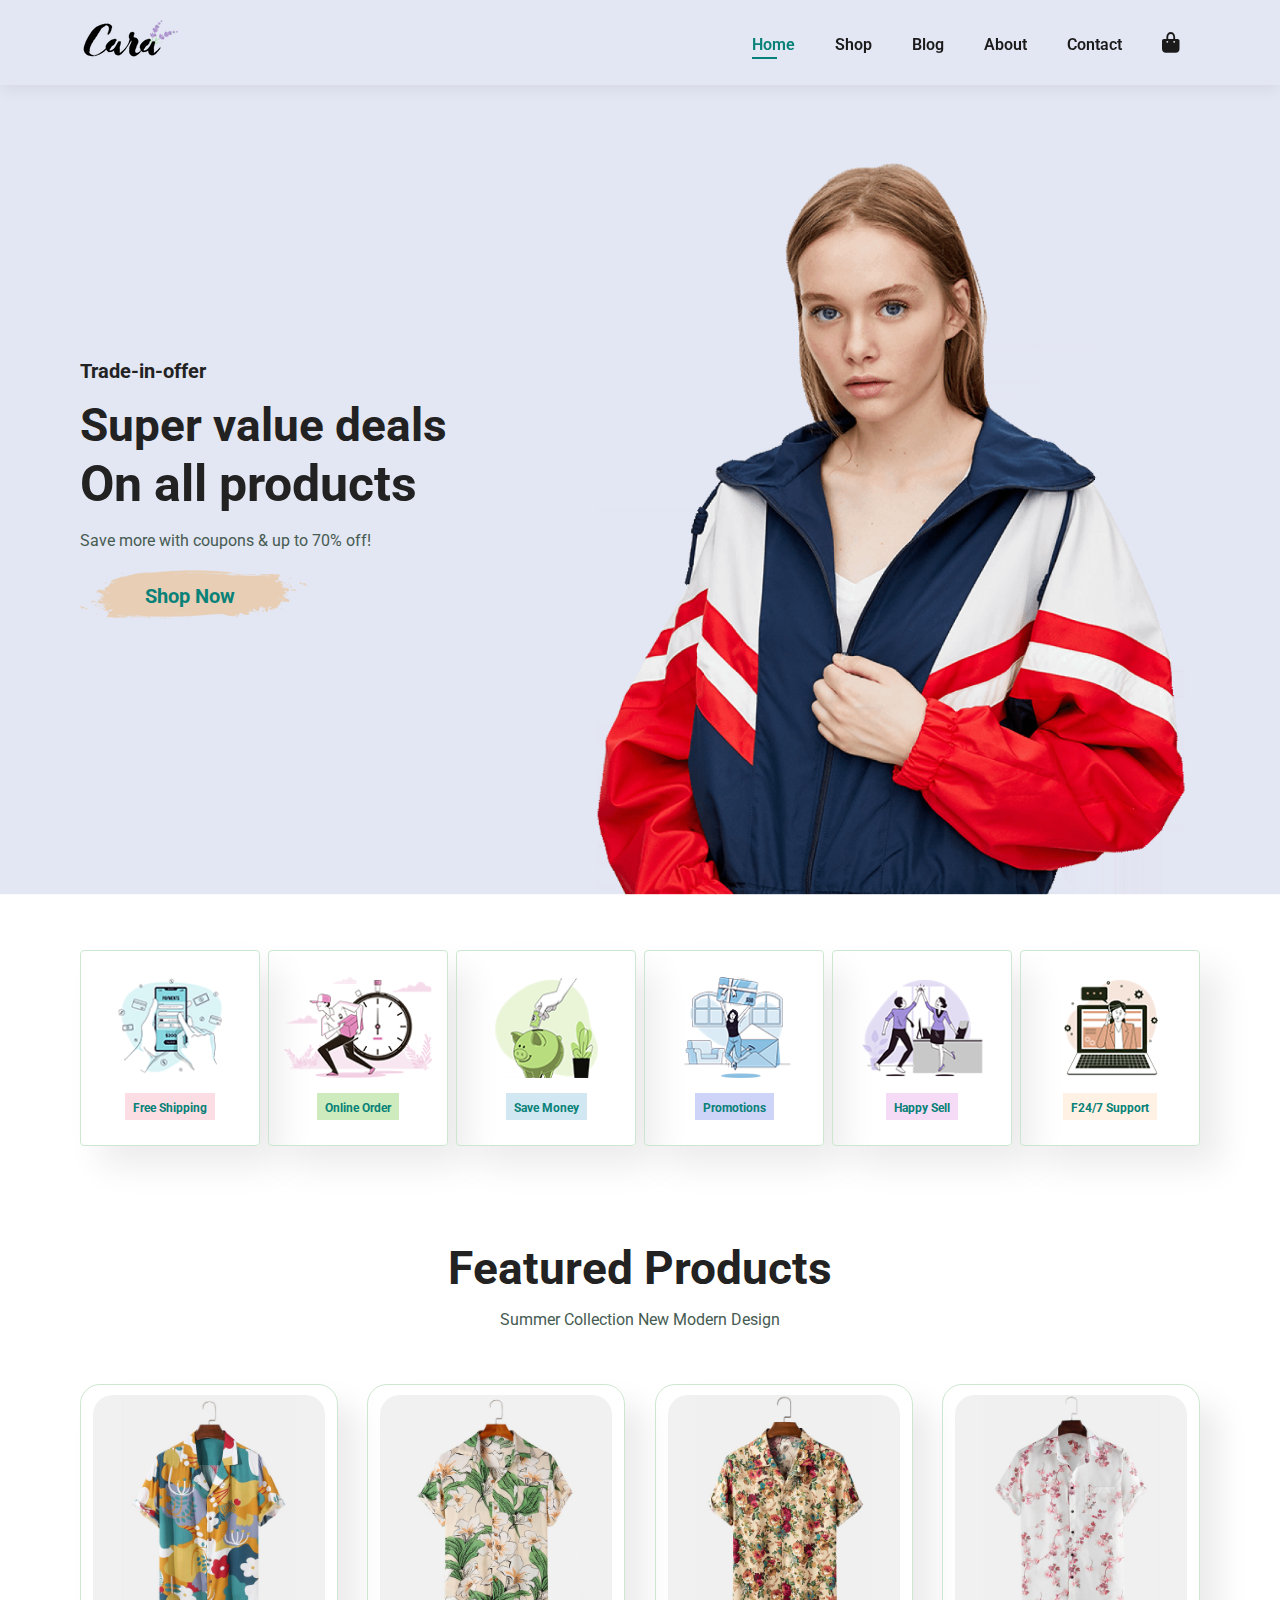
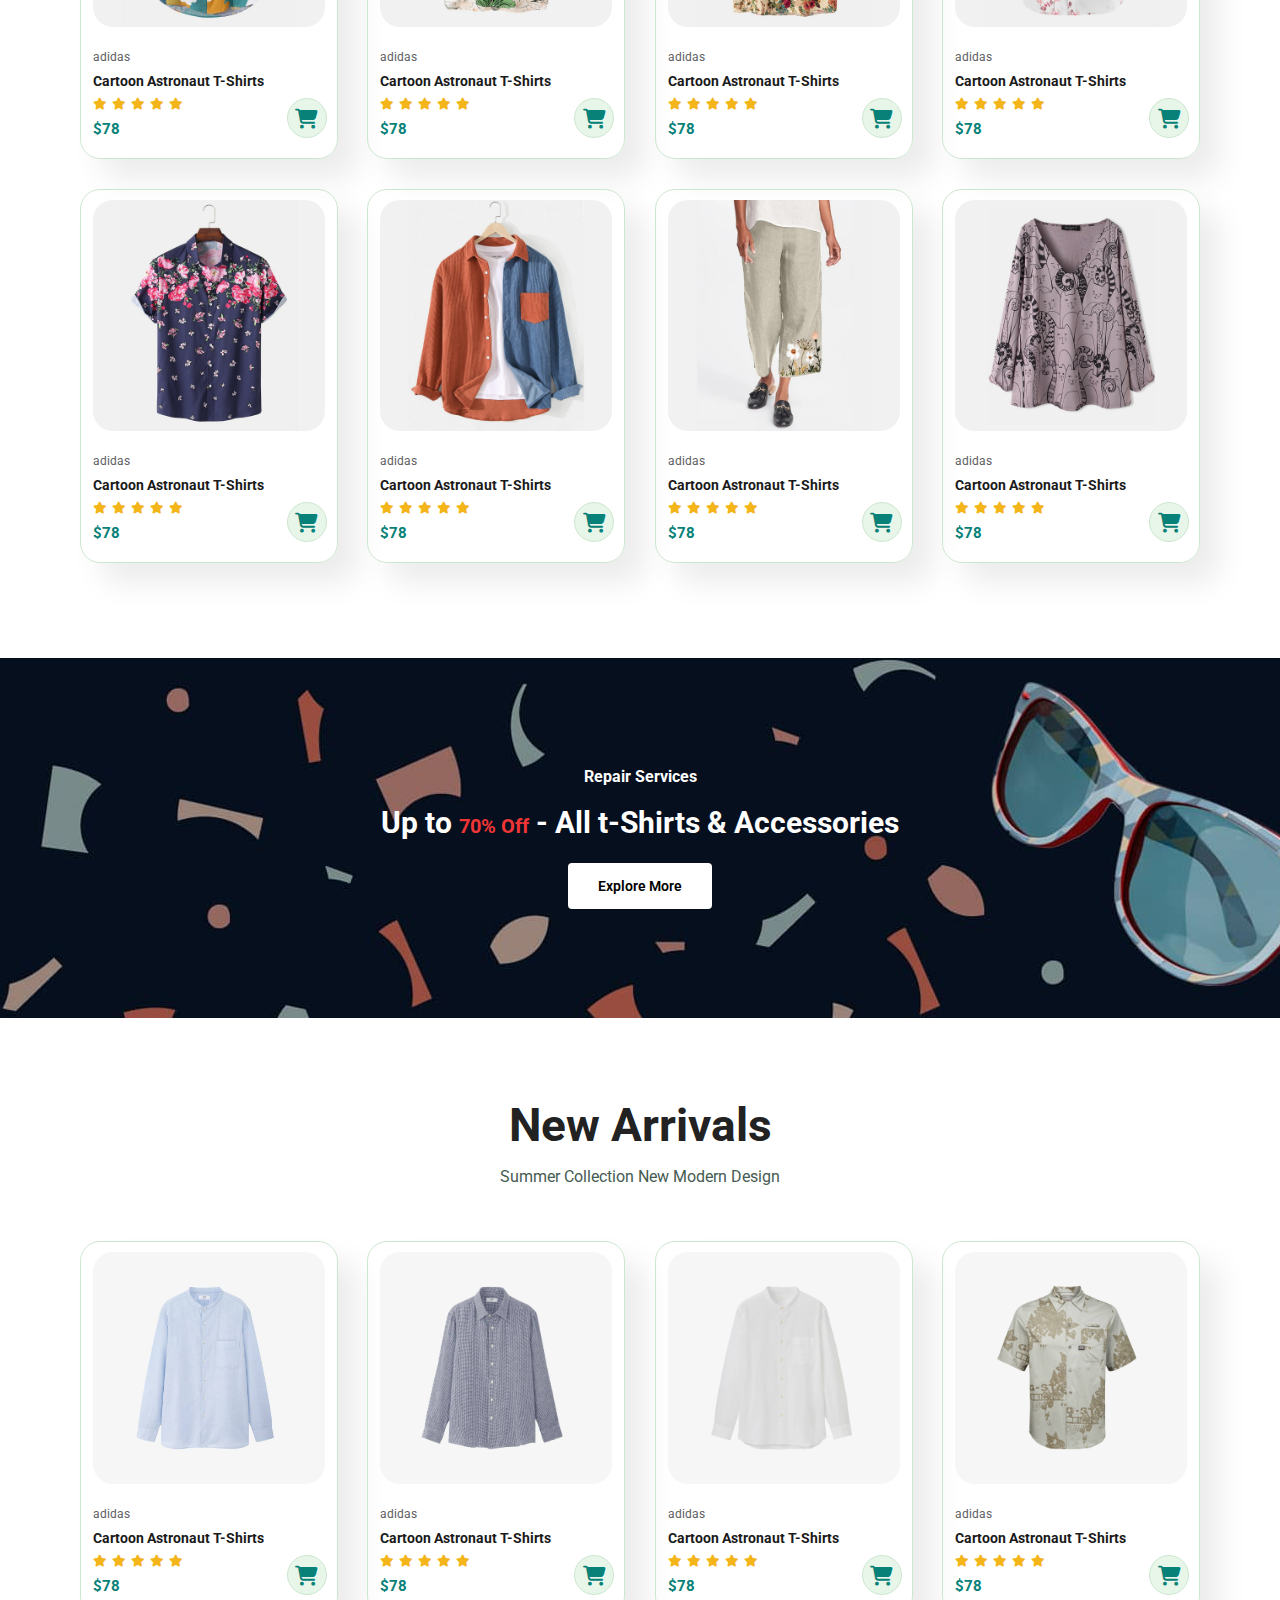
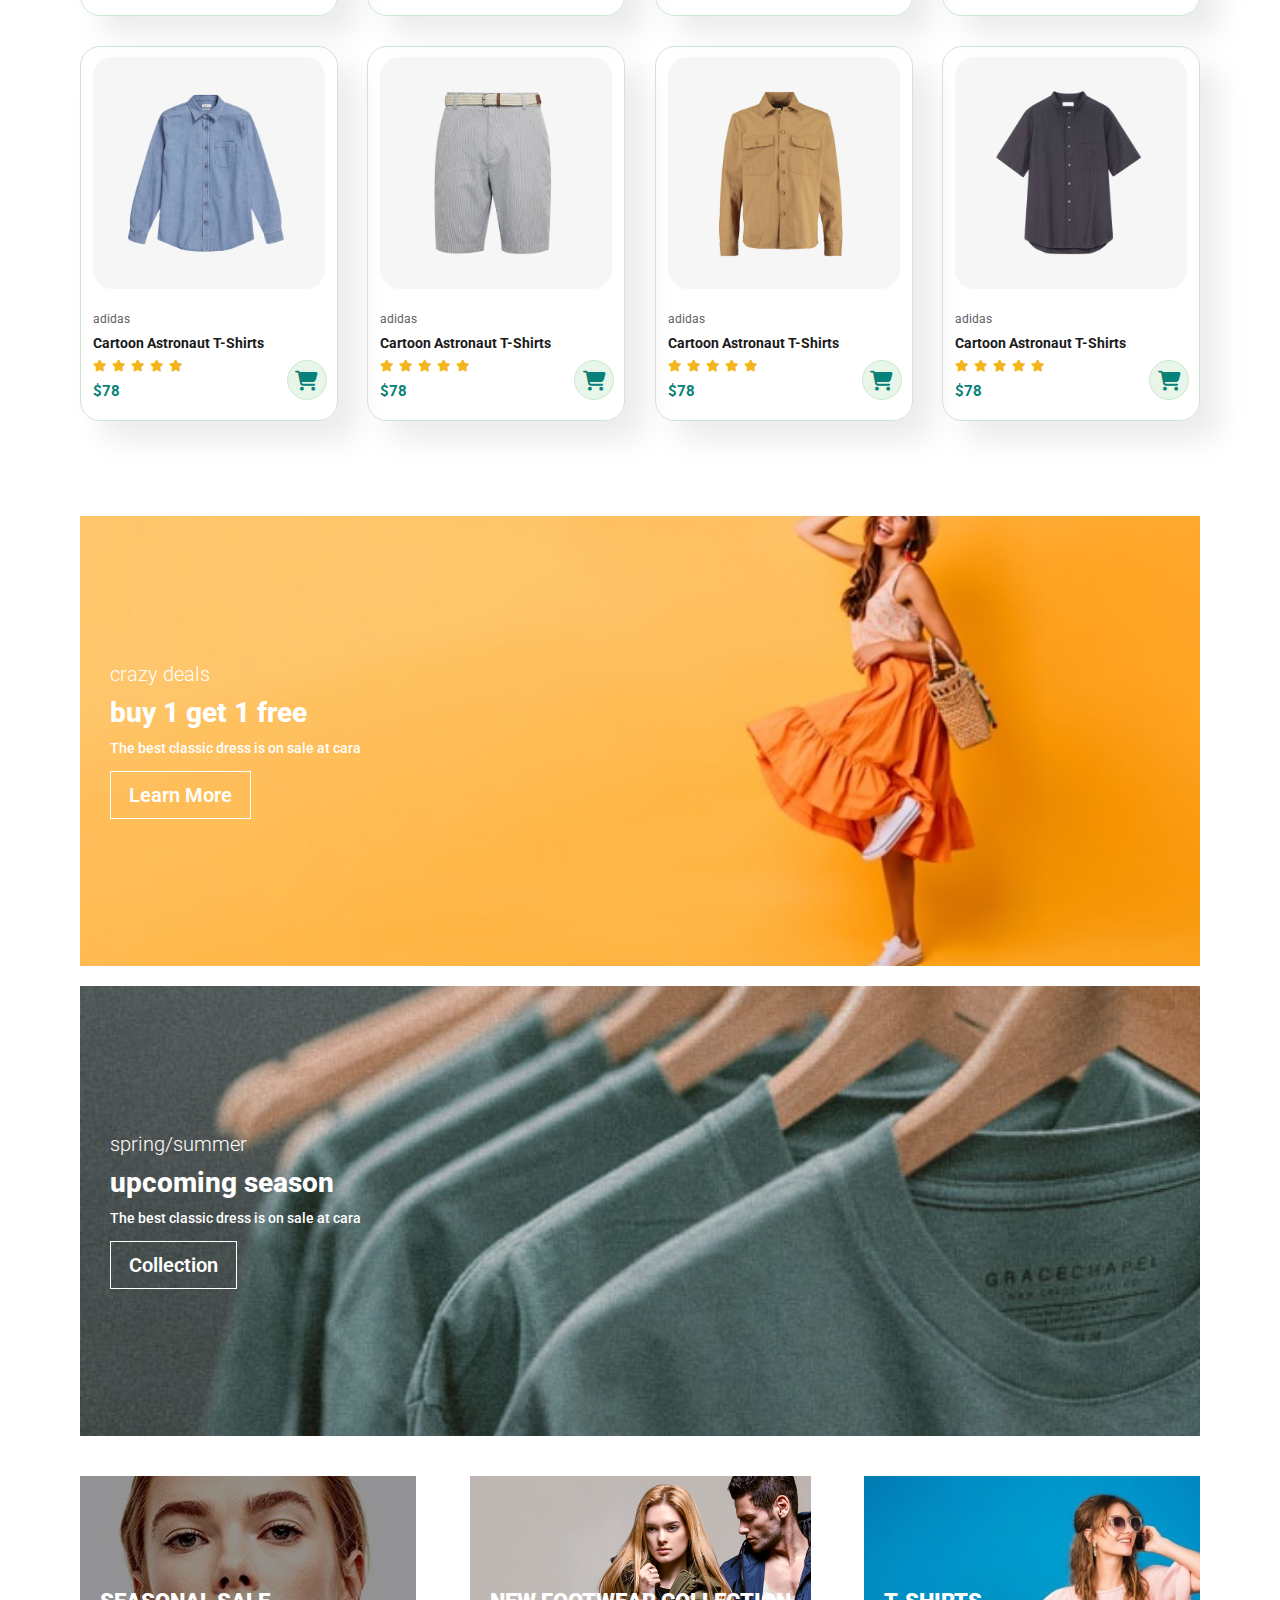
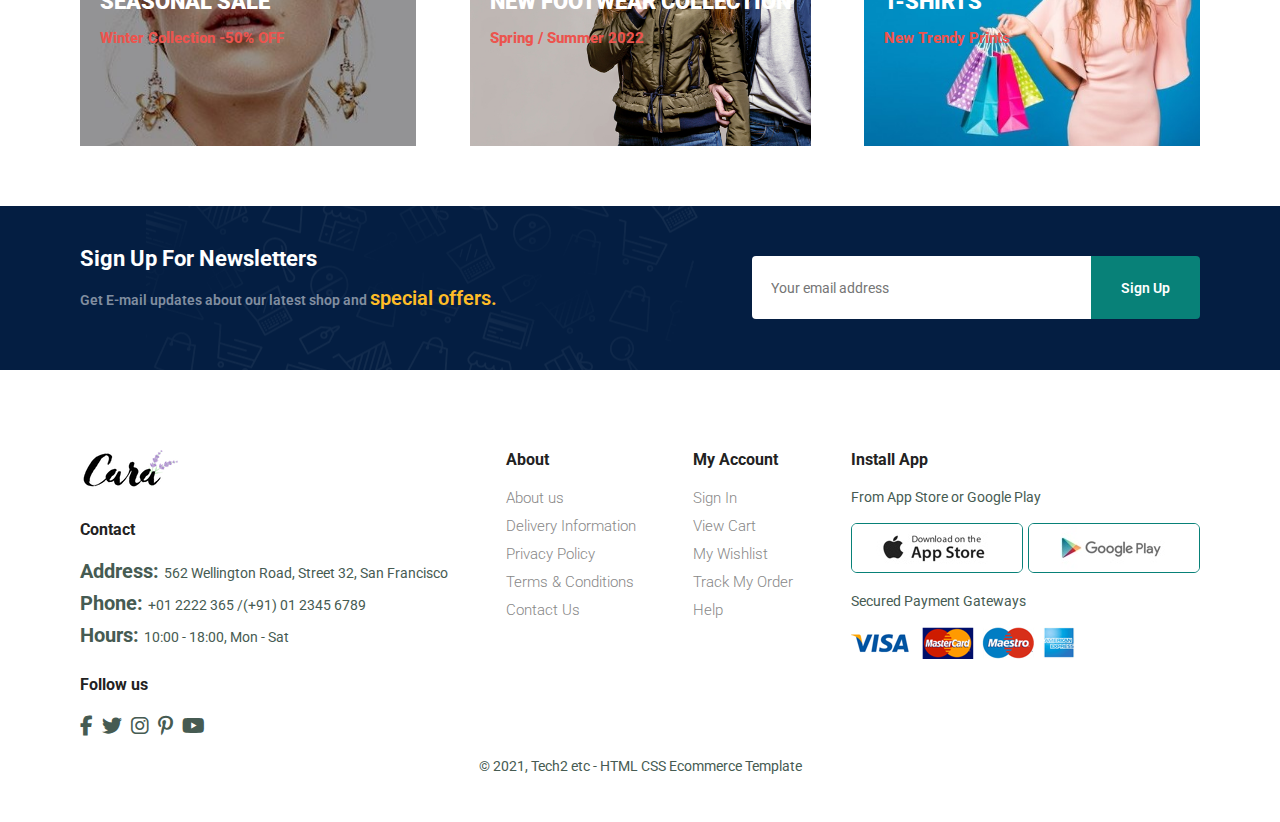
<file: index.html>
<!DOCTYPE html>
<html lang="en">

<head>
  <meta charset="UTF-8">
  <meta http-equiv="X-UA-Compatible" content="IE=edge">
  <meta name="viewport" content="width=device-width, initial-scale=1.0">
  <title>Tech2etc Ecommerce</title>
  <link rel="stylesheet" href="https://cdnjs.cloudflare.com/ajax/libs/font-awesome/6.1.1/css/all.min.css" />

  <link rel="stylesheet" href="./style.css">
</head>

<body>

  <section id="header">
    <a href=""><img src="./img/logo.png" class="logo" alt=""></a>

    <div>
      <ul id="navbar">
        <li><a class="active" href="index.html">Home</a></li>
        <li><a href="shop.html">Shop</a></li>
        <li><a href="blog.html">Blog</a></li>
        <li><a href="about.html">About</a></li>
        <li><a href="contact.html">Contact</a></li>
        <li><a id="lg-bag" href="cart.html"><i class="fa-solid fa-bag-shopping"></i></a></li>
        <a href="#" id="close"><i class="fa-solid fa-x"></i></a>
      </ul>
    </div>
    <div id="mobile">
      <a href="cart.html"><i class="fa-solid fa-bag-shopping"></i></a>
      <i id="bar" class="fas fa-outdent"></i>
    </div>
  </section>

  <section id="hero">
    <h4>Trade-in-offer</h4>
    <h2>Super value deals</h2>
    <h1>On all products</h1>
    <p>Save more with coupons & up to 70% off!</p>
    <button>Shop Now</button>
  </section>

  <section id="feature" class="section-p1">
    <div class="fe-box">
      <img src="img/features/f1.png" alt="">
      <h6>Free Shipping</h6>
    </div>
    <div class="fe-box">
      <img src="img/features/f2.png" alt="">
      <h6>Online Order</h6>
    </div>
    <div class="fe-box">
      <img src="img/features/f3.png" alt="">
      <h6>Save Money</h6>
    </div>
    <div class="fe-box">
      <img src="img/features/f4.png" alt="">
      <h6>Promotions</h6>
    </div>
    <div class="fe-box">
      <img src="img/features/f5.png" alt="">
      <h6>Happy Sell</h6>
    </div>
    <div class="fe-box">
      <img src="img/features/f6.png" alt="">
      <h6>F24/7 Support</h6>
    </div>
  </section>

  <section id="product1" class="section-p1">
    <h2>Featured Products</h2>
    <p>Summer Collection New Modern Design</p>
    <div class="pro-container">
      <div class="pro">
        <img src="img/products/f1.jpg" alt="">
        <div class="des">
          <span>adidas</span>
          <h5>Cartoon Astronaut T-Shirts</h5>
          <div class="star">
            <i class="fas fa-star"></i>
            <i class="fas fa-star"></i>
            <i class="fas fa-star"></i>
            <i class="fas fa-star"></i>
            <i class="fas fa-star"></i>
          </div>
          <h4>$78</h4>
        </div>
        <a href="#"><i class="fa-solid fa-cart-shopping cart"></i></a>
      </div>
      <div class="pro">
        <img src="img/products/f2.jpg" alt="">
        <div class="des">
          <span>adidas</span>
          <h5>Cartoon Astronaut T-Shirts</h5>
          <div class="star">
            <i class="fas fa-star"></i>
            <i class="fas fa-star"></i>
            <i class="fas fa-star"></i>
            <i class="fas fa-star"></i>
            <i class="fas fa-star"></i>
          </div>
          <h4>$78</h4>
        </div>
        <a href="#"><i class="fa-solid fa-cart-shopping cart"></i></a>
      </div>
      <div class="pro">
        <img src="img/products/f3.jpg" alt="">
        <div class="des">
          <span>adidas</span>
          <h5>Cartoon Astronaut T-Shirts</h5>
          <div class="star">
            <i class="fas fa-star"></i>
            <i class="fas fa-star"></i>
            <i class="fas fa-star"></i>
            <i class="fas fa-star"></i>
            <i class="fas fa-star"></i>
          </div>
          <h4>$78</h4>
        </div>
        <a href="#"><i class="fa-solid fa-cart-shopping cart"></i></a>
      </div>
      <div class="pro">
        <img src="img/products/f4.jpg" alt="">
        <div class="des">
          <span>adidas</span>
          <h5>Cartoon Astronaut T-Shirts</h5>
          <div class="star">
            <i class="fas fa-star"></i>
            <i class="fas fa-star"></i>
            <i class="fas fa-star"></i>
            <i class="fas fa-star"></i>
            <i class="fas fa-star"></i>
          </div>
          <h4>$78</h4>
        </div>
        <a href="#"><i class="fa-solid fa-cart-shopping cart"></i></a>
      </div>
      <div class="pro">
        <img src="img/products/f5.jpg" alt="">
        <div class="des">
          <span>adidas</span>
          <h5>Cartoon Astronaut T-Shirts</h5>
          <div class="star">
            <i class="fas fa-star"></i>
            <i class="fas fa-star"></i>
            <i class="fas fa-star"></i>
            <i class="fas fa-star"></i>
            <i class="fas fa-star"></i>
          </div>
          <h4>$78</h4>
        </div>
        <a href="#"><i class="fa-solid fa-cart-shopping cart"></i></a>
      </div>
      <div class="pro">
        <img src="img/products/f6.jpg" alt="">
        <div class="des">
          <span>adidas</span>
          <h5>Cartoon Astronaut T-Shirts</h5>
          <div class="star">
            <i class="fas fa-star"></i>
            <i class="fas fa-star"></i>
            <i class="fas fa-star"></i>
            <i class="fas fa-star"></i>
            <i class="fas fa-star"></i>
          </div>
          <h4>$78</h4>
        </div>
        <a href="#"><i class="fa-solid fa-cart-shopping cart"></i></a>
      </div>
      <div class="pro">
        <img src="img/products/f7.jpg" alt="">
        <div class="des">
          <span>adidas</span>
          <h5>Cartoon Astronaut T-Shirts</h5>
          <div class="star">
            <i class="fas fa-star"></i>
            <i class="fas fa-star"></i>
            <i class="fas fa-star"></i>
            <i class="fas fa-star"></i>
            <i class="fas fa-star"></i>
          </div>
          <h4>$78</h4>
        </div>
        <a href="#"><i class="fa-solid fa-cart-shopping cart"></i></a>
      </div>
      <div class="pro">
        <img src="img/products/f8.jpg" alt="">
        <div class="des">
          <span>adidas</span>
          <h5>Cartoon Astronaut T-Shirts</h5>
          <div class="star">
            <i class="fas fa-star"></i>
            <i class="fas fa-star"></i>
            <i class="fas fa-star"></i>
            <i class="fas fa-star"></i>
            <i class="fas fa-star"></i>
          </div>
          <h4>$78</h4>
        </div>
        <a href="#"><i class="fa-solid fa-cart-shopping cart"></i></a>
      </div>
    </div>
  </section>

  <section id="banner" class="section-m1">
    <h4>Repair Services</h4>
    <h2>Up to <span>70% Off</span> - All t-Shirts & Accessories</h2>
    <button class="normal">Explore More</button>
  </section>

  <section id="product1" class="section-p1">
    <h2>New Arrivals</h2>
    <p>Summer Collection New Modern Design</p>
    <div class="pro-container">
      <div class="pro">
        <img src="img/products/n1.jpg" alt="">
        <div class="des">
          <span>adidas</span>
          <h5>Cartoon Astronaut T-Shirts</h5>
          <div class="star">
            <i class="fas fa-star"></i>
            <i class="fas fa-star"></i>
            <i class="fas fa-star"></i>
            <i class="fas fa-star"></i>
            <i class="fas fa-star"></i>
          </div>
          <h4>$78</h4>
        </div>
        <a href="#"><i class="fa-solid fa-cart-shopping cart"></i></a>
      </div>
      <div class="pro">
        <img src="img/products/n2.jpg" alt="">
        <div class="des">
          <span>adidas</span>
          <h5>Cartoon Astronaut T-Shirts</h5>
          <div class="star">
            <i class="fas fa-star"></i>
            <i class="fas fa-star"></i>
            <i class="fas fa-star"></i>
            <i class="fas fa-star"></i>
            <i class="fas fa-star"></i>
          </div>
          <h4>$78</h4>
        </div>
        <a href="#"><i class="fa-solid fa-cart-shopping cart"></i></a>
      </div>
      <div class="pro">
        <img src="img/products/n3.jpg" alt="">
        <div class="des">
          <span>adidas</span>
          <h5>Cartoon Astronaut T-Shirts</h5>
          <div class="star">
            <i class="fas fa-star"></i>
            <i class="fas fa-star"></i>
            <i class="fas fa-star"></i>
            <i class="fas fa-star"></i>
            <i class="fas fa-star"></i>
          </div>
          <h4>$78</h4>
        </div>
        <a href="#"><i class="fa-solid fa-cart-shopping cart"></i></a>
      </div>
      <div class="pro">
        <img src="img/products/n4.jpg" alt="">
        <div class="des">
          <span>adidas</span>
          <h5>Cartoon Astronaut T-Shirts</h5>
          <div class="star">
            <i class="fas fa-star"></i>
            <i class="fas fa-star"></i>
            <i class="fas fa-star"></i>
            <i class="fas fa-star"></i>
            <i class="fas fa-star"></i>
          </div>
          <h4>$78</h4>
        </div>
        <a href="#"><i class="fa-solid fa-cart-shopping cart"></i></a>
      </div>
      <div class="pro">
        <img src="img/products/n5.jpg" alt="">
        <div class="des">
          <span>adidas</span>
          <h5>Cartoon Astronaut T-Shirts</h5>
          <div class="star">
            <i class="fas fa-star"></i>
            <i class="fas fa-star"></i>
            <i class="fas fa-star"></i>
            <i class="fas fa-star"></i>
            <i class="fas fa-star"></i>
          </div>
          <h4>$78</h4>
        </div>
        <a href="#"><i class="fa-solid fa-cart-shopping cart"></i></a>
      </div>
      <div class="pro">
        <img src="img/products/n6.jpg" alt="">
        <div class="des">
          <span>adidas</span>
          <h5>Cartoon Astronaut T-Shirts</h5>
          <div class="star">
            <i class="fas fa-star"></i>
            <i class="fas fa-star"></i>
            <i class="fas fa-star"></i>
            <i class="fas fa-star"></i>
            <i class="fas fa-star"></i>
          </div>
          <h4>$78</h4>
        </div>
        <a href="#"><i class="fa-solid fa-cart-shopping cart"></i></a>
      </div>
      <div class="pro">
        <img src="img/products/n7.jpg" alt="">
        <div class="des">
          <span>adidas</span>
          <h5>Cartoon Astronaut T-Shirts</h5>
          <div class="star">
            <i class="fas fa-star"></i>
            <i class="fas fa-star"></i>
            <i class="fas fa-star"></i>
            <i class="fas fa-star"></i>
            <i class="fas fa-star"></i>
          </div>
          <h4>$78</h4>
        </div>
        <a href="#"><i class="fa-solid fa-cart-shopping cart"></i></a>
      </div>
      <div class="pro">
        <img src="img/products/n8.jpg" alt="">
        <div class="des">
          <span>adidas</span>
          <h5>Cartoon Astronaut T-Shirts</h5>
          <div class="star">
            <i class="fas fa-star"></i>
            <i class="fas fa-star"></i>
            <i class="fas fa-star"></i>
            <i class="fas fa-star"></i>
            <i class="fas fa-star"></i>
          </div>
          <h4>$78</h4>
        </div>
        <a href="#"><i class="fa-solid fa-cart-shopping cart"></i></a>
      </div>
    </div>
  </section>

  <section id="sm-banner" class="section-p1">
    <div class="banner-box">
      <h4>crazy deals</h4>
      <h2>buy 1 get 1 free</h2>
      <span>The best classic dress is on sale at cara</span>
      <button class="white">Learn More</button>
    </div>
    <div class="banner-box banner-box2">
      <h4>spring/summer</h4>
      <h2>upcoming season</h2>
      <span>The best classic dress is on sale at cara</span>
      <button class="white">Collection</button>
    </div>
  </section>

  <section id="banner3">
    <div class="banner-box">
      <h2>SEASONAL SALE</h2>
      <h3>Winter Collection -50% OFF</h3>
    </div>
    <div class="banner-box banner-box2">
      <h2>NEW FOOTWEAR COLLECTION</h2>
      <h3>Spring / Summer 2022</h3>
    </div>
    <div class="banner-box banner-box3">
      <h2>T-SHIRTS</h2>
      <h3>New Trendy Prints</h3>
    </div>
  </section>

  <section id="newsletter" class="section-p1 section-m1">
    <div class=" newstext">
      <h4>Sign Up For Newsletters</h4>
      <p>Get E-mail updates about our latest shop and <span>special offers.</span> </p>
    </div>
    <div class="form">
      <input type="text" placeholder="Your email address">
      <button class="normal">Sign Up</button>
    </div>
  </section>

  <footer class="section-p1">
    <div class="col">
      <img class="logo" src="img/logo.png" alt="">
      <h4>Contact</h4>
      <p> <strong>Address: </strong>562 Wellington Road, Street 32, San Francisco</p>
      <p> <strong>Phone: </strong>+01 2222 365 /(+91) 01 2345 6789</p>
      <p> <strong>Hours: </strong>10:00 - 18:00, Mon - Sat</p>
      <div class="follow">
        <h4>Follow us</h4>
        <div class="icon">
          <i class="fab fa-facebook-f"></i>
          <i class="fab fa-twitter"></i>
          <i class="fab fa-instagram"></i>
          <i class="fab fa-pinterest-p"></i>
          <i class="fab fa-youtube"></i>
        </div>
      </div>
    </div>

    <div class="col">
      <h4>About</h4>
      <a href="#">About us</a>
      <a href="#">Delivery Information</a>
      <a href="#">Privacy Policy</a>
      <a href="#">Terms & Conditions</a>
      <a href="#">Contact Us</a>
    </div>

    <div class="col">
      <h4>My Account</h4>
      <a href="#">Sign In</a>
      <a href="#">View Cart</a>
      <a href="#">My Wishlist</a>
      <a href="#">Track My Order</a>
      <a href="#">Help</a>
    </div>

    <div class="col install">
      <h4>Install App</h4>
      <p>From App Store or Google Play</p>
      <div class="row">
        <img src="img/pay/app.jpg" alt="">
        <img src="img/pay/play.jpg" alt="">
      </div>
      <p>Secured Payment Gateways </p>
      <img src="img/pay/pay.png" alt="">
    </div>

    <div class="copyright">
      <p>© 2021, Tech2 etc - HTML CSS Ecommerce Template</p>
    </div>
  </footer>

  <script src="./script.js"></script>
</body>

</html>
</file>
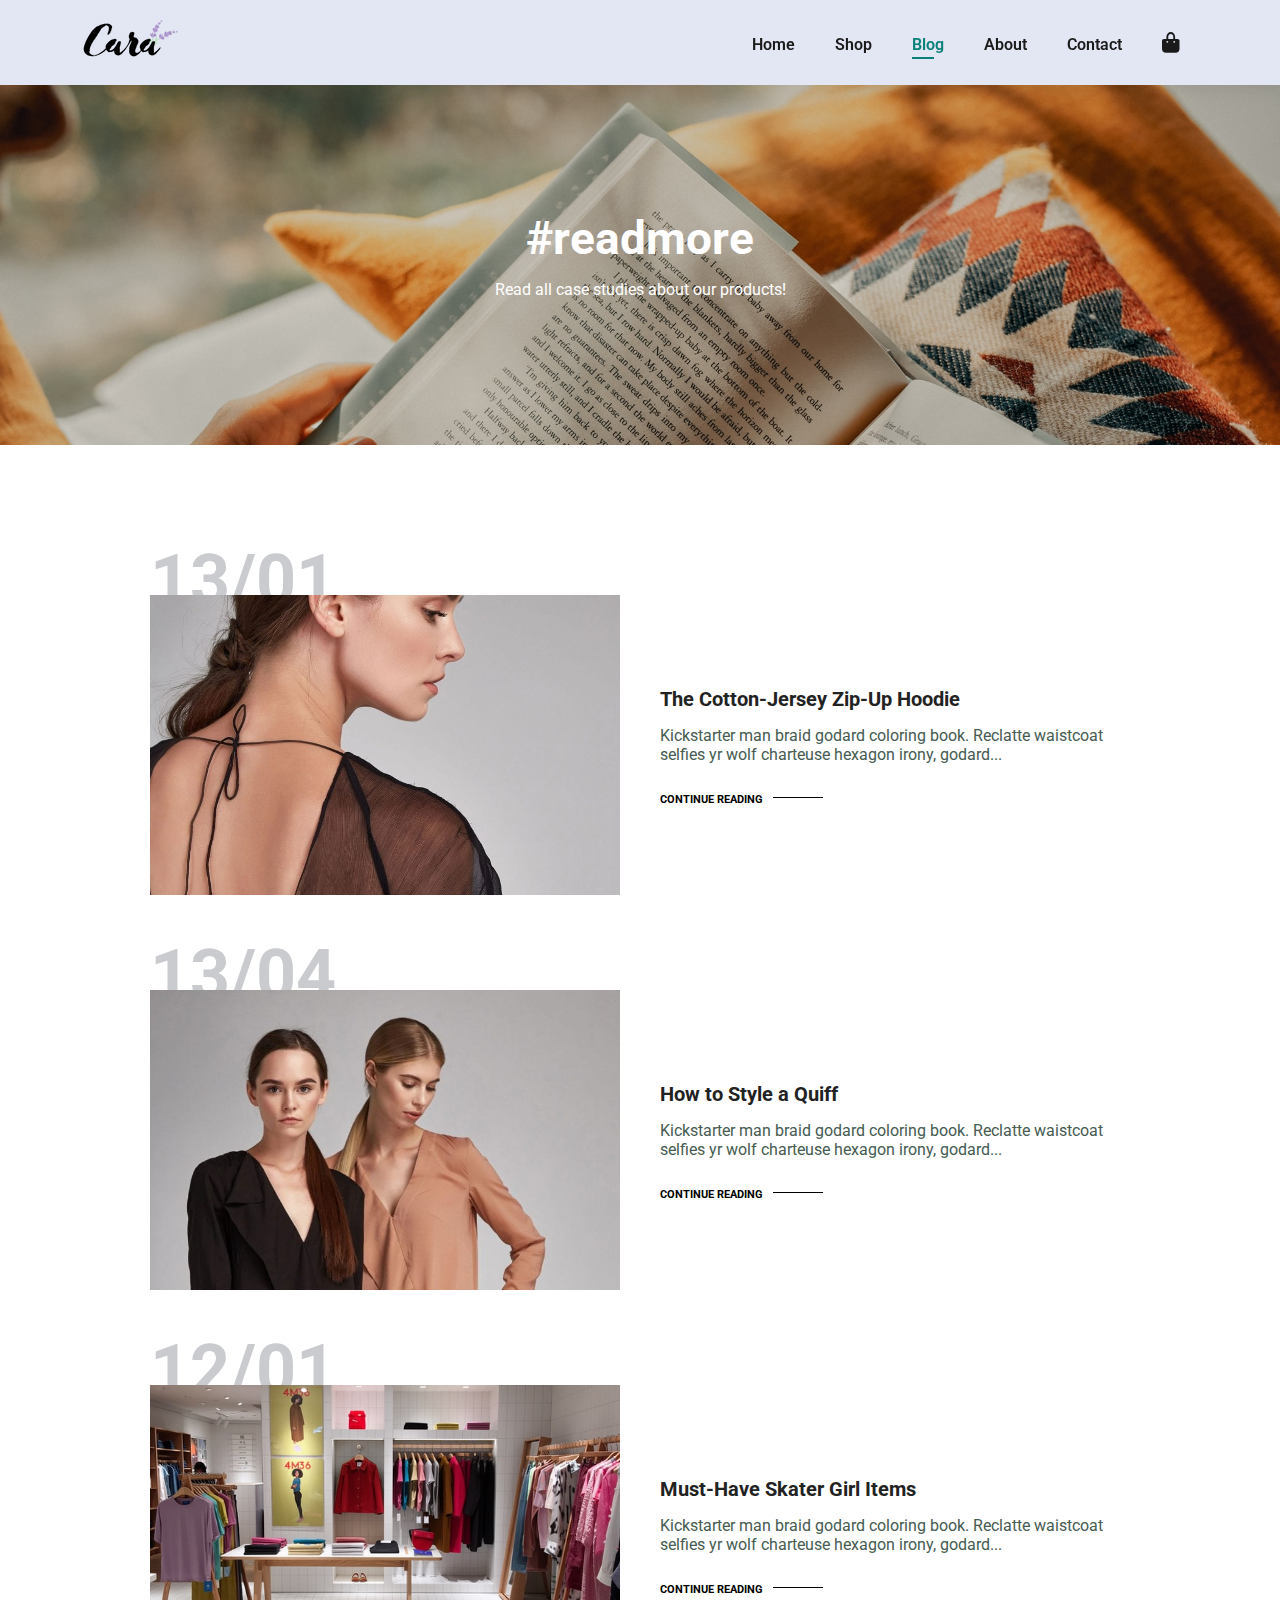
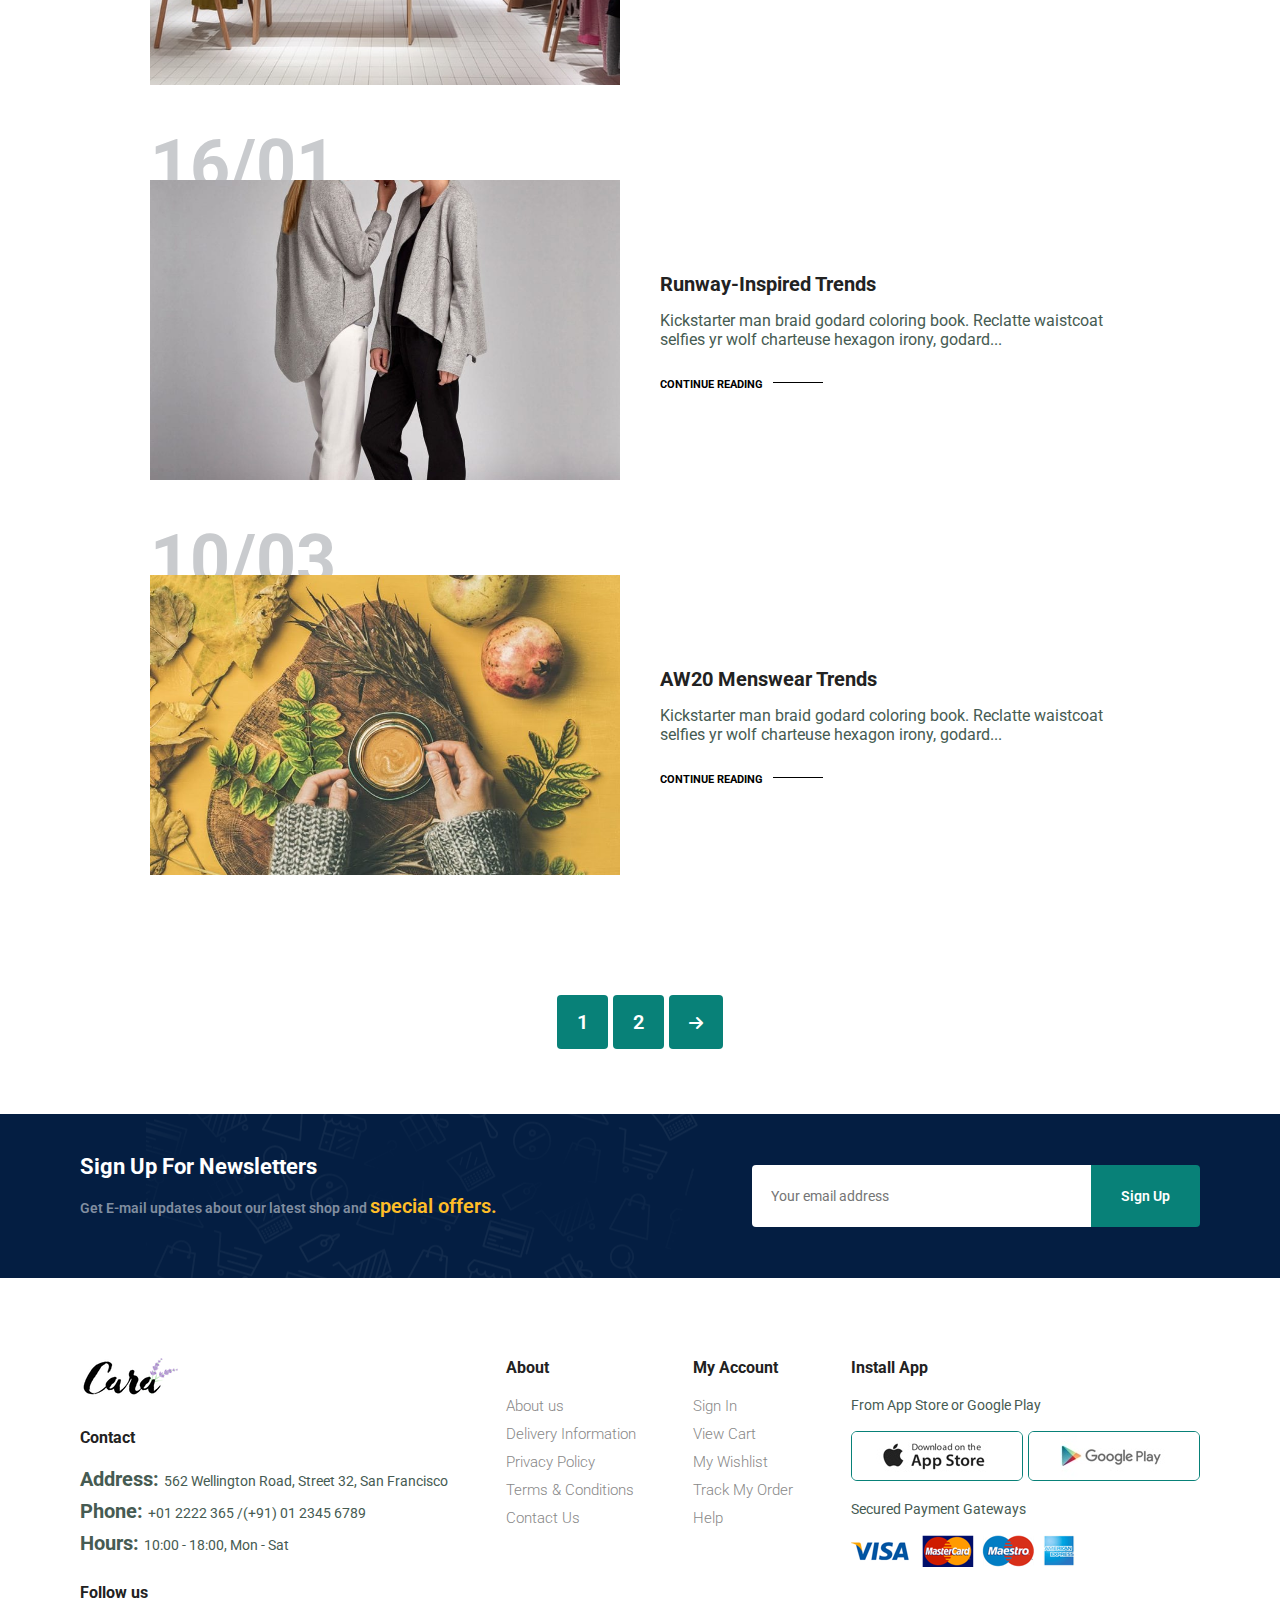
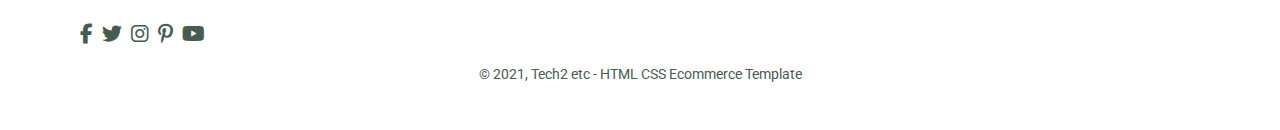
<file: blog.html>
<!DOCTYPE html>
<html lang="en">

<head>
  <meta charset="UTF-8">
  <meta http-equiv="X-UA-Compatible" content="IE=edge">
  <meta name="viewport" content="width=device-width, initial-scale=1.0">
  <title>Tech2etc Ecommerce</title>
  <link rel="stylesheet" href="https://cdnjs.cloudflare.com/ajax/libs/font-awesome/6.1.1/css/all.min.css" />

  <link rel="stylesheet" href="./style.css">
</head>

<body>

  <section id="header">
    <a href="#"><img src="./img/logo.png" class="logo" alt=""></a>

    <div>
      <ul id="navbar">
        <li><a href="index.html">Home</a></li>
        <li><a href="shop.html">Shop</a></li>
        <li><a class="active" href="blog.html">Blog</a></li>
        <li><a href="about.html">About</a></li>
        <li><a href="contact.html">Contact</a></li>
        <li><a id="lg-bag" href="cart.html"><i class="fa-solid fa-bag-shopping"></i></a></li>
        <a href="#" id="close"><i class="fa-solid fa-x"></i></a>
      </ul>
    </div>
    <div id="mobile">
      <a href="cart.html"><i class="fa-solid fa-bag-shopping"></i></a>
      <i id="bar" class="fas fa-outdent"></i>
    </div>
  </section>

  <section id="page-header" class="blog-header">
    <h2>#readmore</h2>
    <p>Read all case studies about our products!</p>
  </section>

  <section id="blog">
    <div class="blog-box">
      <div class="blog-img">
        <img src="img/blog/b1.jpg" alt="">
      </div>
      <div class="blog-details">
        <h4>The Cotton-Jersey Zip-Up Hoodie</h4>
        <p>Kickstarter man braid godard coloring book. Reclatte waistcoat selfies yr wolf charteuse hexagon irony,
          godard...</p>
        <a href="#">CONTINUE READING</a>
      </div>
      <h1>13/01</h1>
    </div>
    <div class="blog-box">
      <div class="blog-img">
        <img src="img/blog/b2.jpg" alt="">
      </div>
      <div class="blog-details">
        <h4>How to Style a Quiff</h4>
        <p>Kickstarter man braid godard coloring book. Reclatte waistcoat selfies yr wolf charteuse hexagon irony,
          godard...</p>
        <a href="#">CONTINUE READING</a>
      </div>
      <h1>13/04</h1>
    </div>
    <div class="blog-box">
      <div class="blog-img">
        <img src="img/blog/b3.jpg" alt="">
      </div>
      <div class="blog-details">
        <h4>Must-Have Skater Girl Items</h4>
        <p>Kickstarter man braid godard coloring book. Reclatte waistcoat selfies yr wolf charteuse hexagon irony,
          godard...</p>
        <a href="#">CONTINUE READING</a>
      </div>
      <h1>12/01</h1>
    </div>
    <div class="blog-box">
      <div class="blog-img">
        <img src="img/blog/b4.jpg" alt="">
      </div>
      <div class="blog-details">
        <h4>Runway-Inspired Trends</h4>
        <p>Kickstarter man braid godard coloring book. Reclatte waistcoat selfies yr wolf charteuse hexagon irony,
          godard...</p>
        <a href="#">CONTINUE READING</a>
      </div>
      <h1>16/01</h1>
    </div>
    <div class="blog-box">
      <div class="blog-img">
        <img src="img/blog/b6.jpg" alt="">
      </div>
      <div class="blog-details">
        <h4>AW20 Menswear Trends</h4>
        <p>Kickstarter man braid godard coloring book. Reclatte waistcoat selfies yr wolf charteuse hexagon irony,
          godard...</p>
        <a href="#">CONTINUE READING</a>
      </div>
      <h1>10/03</h1>
    </div>
  </section>

  <section id="pagination" class="section-p1">
    <a href="#">1</a>
    <a href="#">2</a>
    <a href="#"><i class="fa-solid fa-arrow-right"></i></a>
  </section>

  <section id="newsletter" class="section-p1 section-m1">
    <div class=" newstext">
      <h4>Sign Up For Newsletters</h4>
      <p>Get E-mail updates about our latest shop and <span>special offers.</span> </p>
    </div>
    <div class="form">
      <input type="text" placeholder="Your email address">
      <button class="normal">Sign Up</button>
    </div>
  </section>

  <footer class="section-p1">
    <div class="col">
      <img class="logo" src="img/logo.png" alt="">
      <h4>Contact</h4>
      <p> <strong>Address: </strong>562 Wellington Road, Street 32, San Francisco</p>
      <p> <strong>Phone: </strong>+01 2222 365 /(+91) 01 2345 6789</p>
      <p> <strong>Hours: </strong>10:00 - 18:00, Mon - Sat</p>
      <div class="follow">
        <h4>Follow us</h4>
        <div class="icon">
          <i class="fab fa-facebook-f"></i>
          <i class="fab fa-twitter"></i>
          <i class="fab fa-instagram"></i>
          <i class="fab fa-pinterest-p"></i>
          <i class="fab fa-youtube"></i>
        </div>
      </div>
    </div>

    <div class="col">
      <h4>About</h4>
      <a href="#">About us</a>
      <a href="#">Delivery Information</a>
      <a href="#">Privacy Policy</a>
      <a href="#">Terms & Conditions</a>
      <a href="#">Contact Us</a>
    </div>

    <div class="col">
      <h4>My Account</h4>
      <a href="#">Sign In</a>
      <a href="#">View Cart</a>
      <a href="#">My Wishlist</a>
      <a href="#">Track My Order</a>
      <a href="#">Help</a>
    </div>

    <div class="col install">
      <h4>Install App</h4>
      <p>From App Store or Google Play</p>
      <div class="row">
        <img src="img/pay/app.jpg" alt="">
        <img src="img/pay/play.jpg" alt="">
      </div>
      <p>Secured Payment Gateways </p>
      <img src="img/pay/pay.png" alt="">
    </div>

    <div class="copyright">
      <p>© 2021, Tech2 etc - HTML CSS Ecommerce Template</p>
    </div>
  </footer>

  <script src="./script.js"></script>
</body>

</html>
</file>
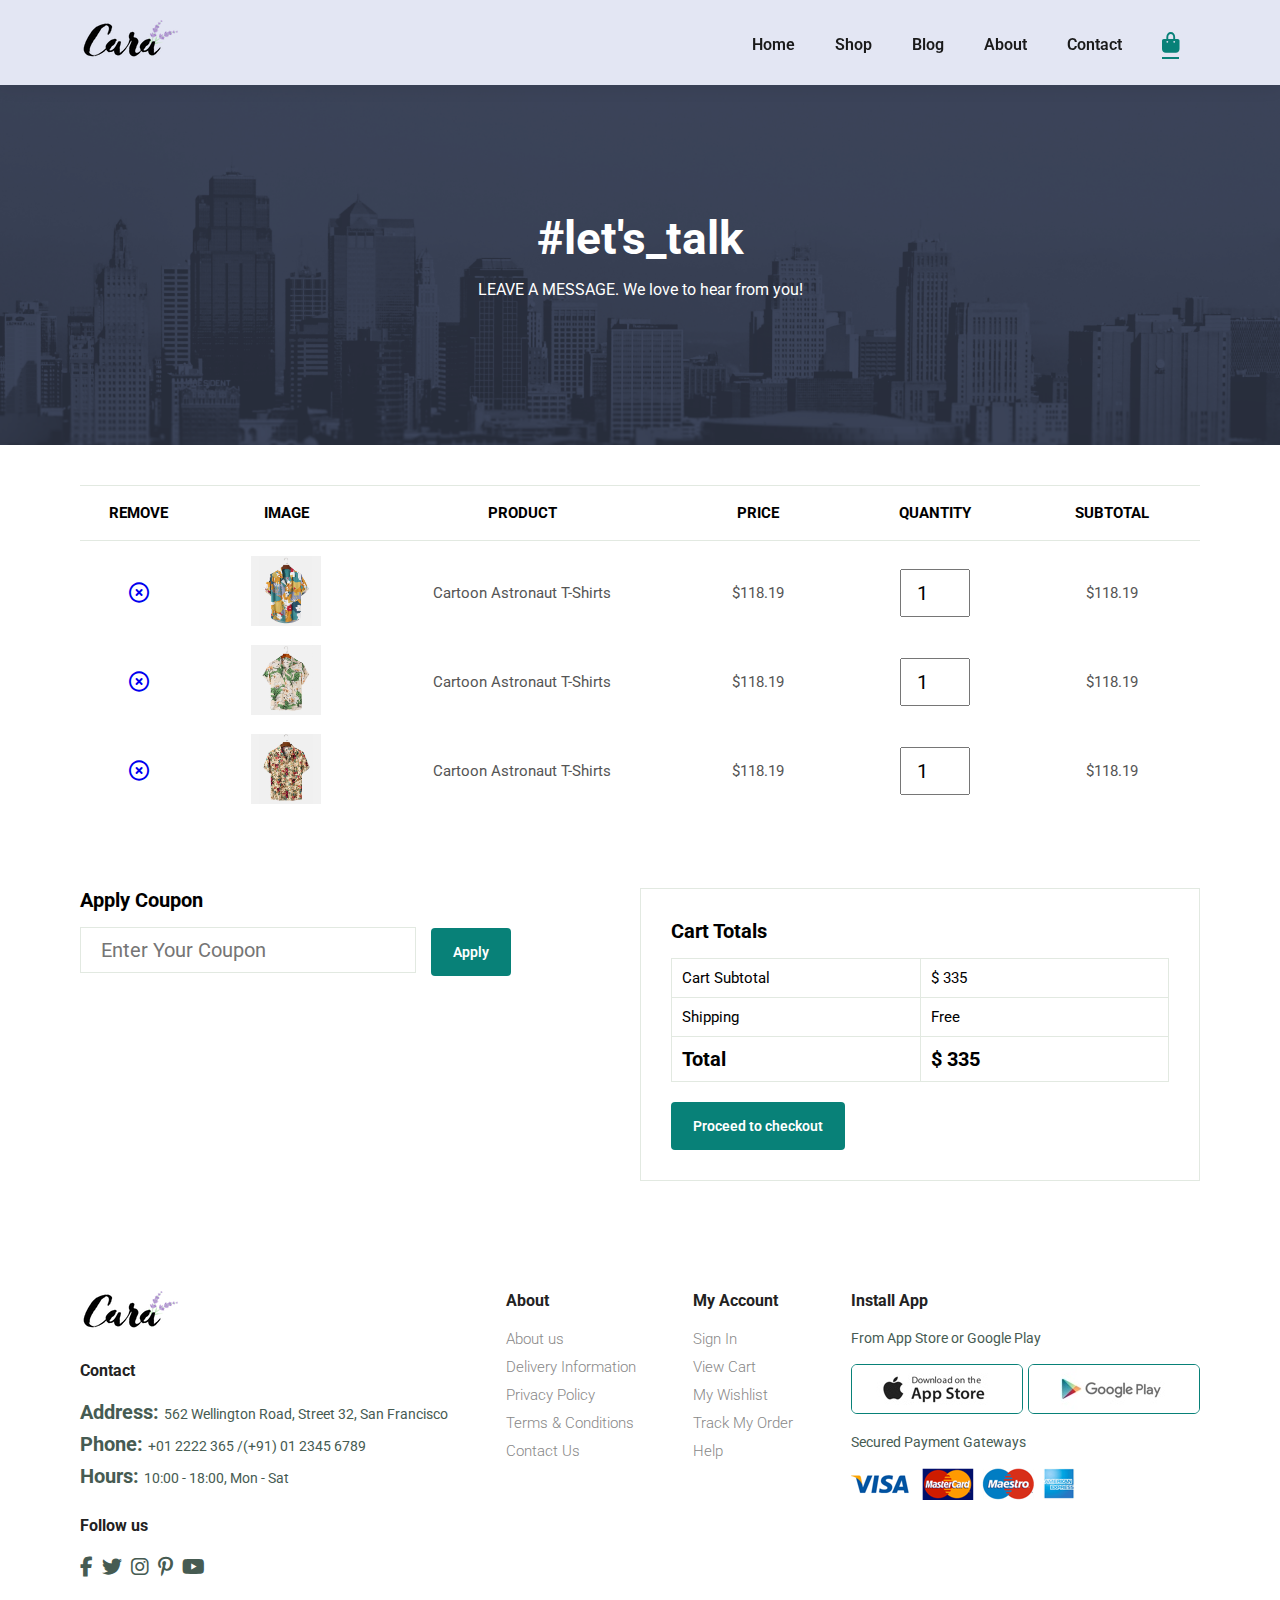
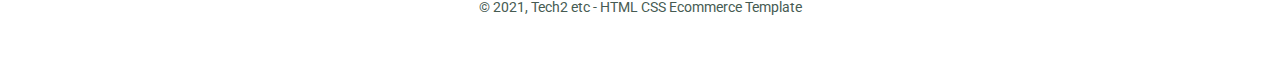
<file: cart.html>
<!DOCTYPE html>
<html lang="en">

<head>
  <meta charset="UTF-8">
  <meta http-equiv="X-UA-Compatible" content="IE=edge">
  <meta name="viewport" content="width=device-width, initial-scale=1.0">
  <title>Tech2etc Ecommerce</title>
  <link rel="stylesheet" href="https://cdnjs.cloudflare.com/ajax/libs/font-awesome/6.1.1/css/all.min.css" />

  <link rel="stylesheet" href="./style.css">
</head>

<body>

  <section id="header">
    <a href="#"><img src="./img/logo.png" class="logo" alt=""></a>

    <div>
      <ul id="navbar">
        <li><a href="index.html">Home</a></li>
        <li><a href="shop.html">Shop</a></li>
        <li><a href="blog.html">Blog</a></li>
        <li><a href="about.html">About</a></li>
        <li><a href="contact.html">Contact</a></li>
        <li><a class="active" id="lg-bag" href="cart.html"><i class="fa-solid fa-bag-shopping"></i></a></li>
        <a href="#" id="close"><i class="fa-solid fa-x"></i></a>
      </ul>
    </div>
    <div id="mobile">
      <a href="cart.html"><i class="fa-solid fa-bag-shopping"></i></a>
      <i id="bar" class="fas fa-outdent"></i>
    </div>
  </section>

  <section id="page-header" class="about-header">
    <h2>#let's_talk</h2>
    <p>LEAVE A MESSAGE. We love to hear from you!</p>
  </section>

  <section id="cart" class="section-p1">
    <table width="100%">
      <thead>
        <tr>
          <td>Remove</td>
          <td>Image</td>
          <td>Product</td>
          <td>Price</td>
          <td>Quantity</td>
          <td>Subtotal</td>
        </tr>
      </thead>
      <tbody>
        <tr>
          <td><a href="#"><i class="far fa-times-circle"></i></a></td>
          <td><img src="img/products/f1.jpg" alt=""></td>
          <td>Cartoon Astronaut T-Shirts</td>
          <td>$118.19</td>
          <td><input type="number" value="1"></td>
          <td>$118.19</td>
        </tr>
        <tr>
          <td><a href="#"><i class="far fa-times-circle"></i></a></td>
          <td><img src="img/products/f2.jpg" alt=""></td>
          <td>Cartoon Astronaut T-Shirts</td>
          <td>$118.19</td>
          <td><input type="number" value="1"></td>
          <td>$118.19</td>
        </tr>
        <tr>
          <td><a href="#"><i class="far fa-times-circle"></i></a></td>
          <td><img src="img/products/f3.jpg" alt=""></td>
          <td>Cartoon Astronaut T-Shirts</td>
          <td>$118.19</td>
          <td><input type="number" value="1"></td>
          <td>$118.19</td>
        </tr>
      </tbody>
    </table>
  </section>

  <section id="cart-add" class="section-p1">
    <div id="coupon">
      <h3>Apply Coupon</h3>
      <div>
        <input type="text" placeholder="Enter Your Coupon">
        <button class="normal">Apply</button>
      </div>
    </div>

    <div id="subtotal">
      <h3>Cart Totals</h3>
      <table>
        <tr>
          <td>Cart Subtotal</td>
          <td>$ 335</td>
        </tr>
        <tr>
          <td>Shipping</td>
          <td>Free</td>
        </tr>
        <tr>
          <td><strong>Total</strong></td>
          <td><strong>$ 335</strong></td>
        </tr>
      </table>
      <button class="normal">Proceed to checkout</button>
    </div>
  </section>

  <footer class="section-p1">
    <div class="col">
      <img class="logo" src="img/logo.png" alt="">
      <h4>Contact</h4>
      <p> <strong>Address: </strong>562 Wellington Road, Street 32, San Francisco</p>
      <p> <strong>Phone: </strong>+01 2222 365 /(+91) 01 2345 6789</p>
      <p> <strong>Hours: </strong>10:00 - 18:00, Mon - Sat</p>
      <div class="follow">
        <h4>Follow us</h4>
        <div class="icon">
          <i class="fab fa-facebook-f"></i>
          <i class="fab fa-twitter"></i>
          <i class="fab fa-instagram"></i>
          <i class="fab fa-pinterest-p"></i>
          <i class="fab fa-youtube"></i>
        </div>
      </div>
    </div>

    <div class="col">
      <h4>About</h4>
      <a href="#">About us</a>
      <a href="#">Delivery Information</a>
      <a href="#">Privacy Policy</a>
      <a href="#">Terms & Conditions</a>
      <a href="#">Contact Us</a>
    </div>

    <div class="col">
      <h4>My Account</h4>
      <a href="#">Sign In</a>
      <a href="#">View Cart</a>
      <a href="#">My Wishlist</a>
      <a href="#">Track My Order</a>
      <a href="#">Help</a>
    </div>

    <div class="col install">
      <h4>Install App</h4>
      <p>From App Store or Google Play</p>
      <div class="row">
        <img src="img/pay/app.jpg" alt="">
        <img src="img/pay/play.jpg" alt="">
      </div>
      <p>Secured Payment Gateways </p>
      <img src="img/pay/pay.png" alt="">
    </div>

    <div class="copyright">
      <p>© 2021, Tech2 etc - HTML CSS Ecommerce Template</p>
    </div>
  </footer>

  <script src="./script.js"></script>
</body>

</html>
</file>
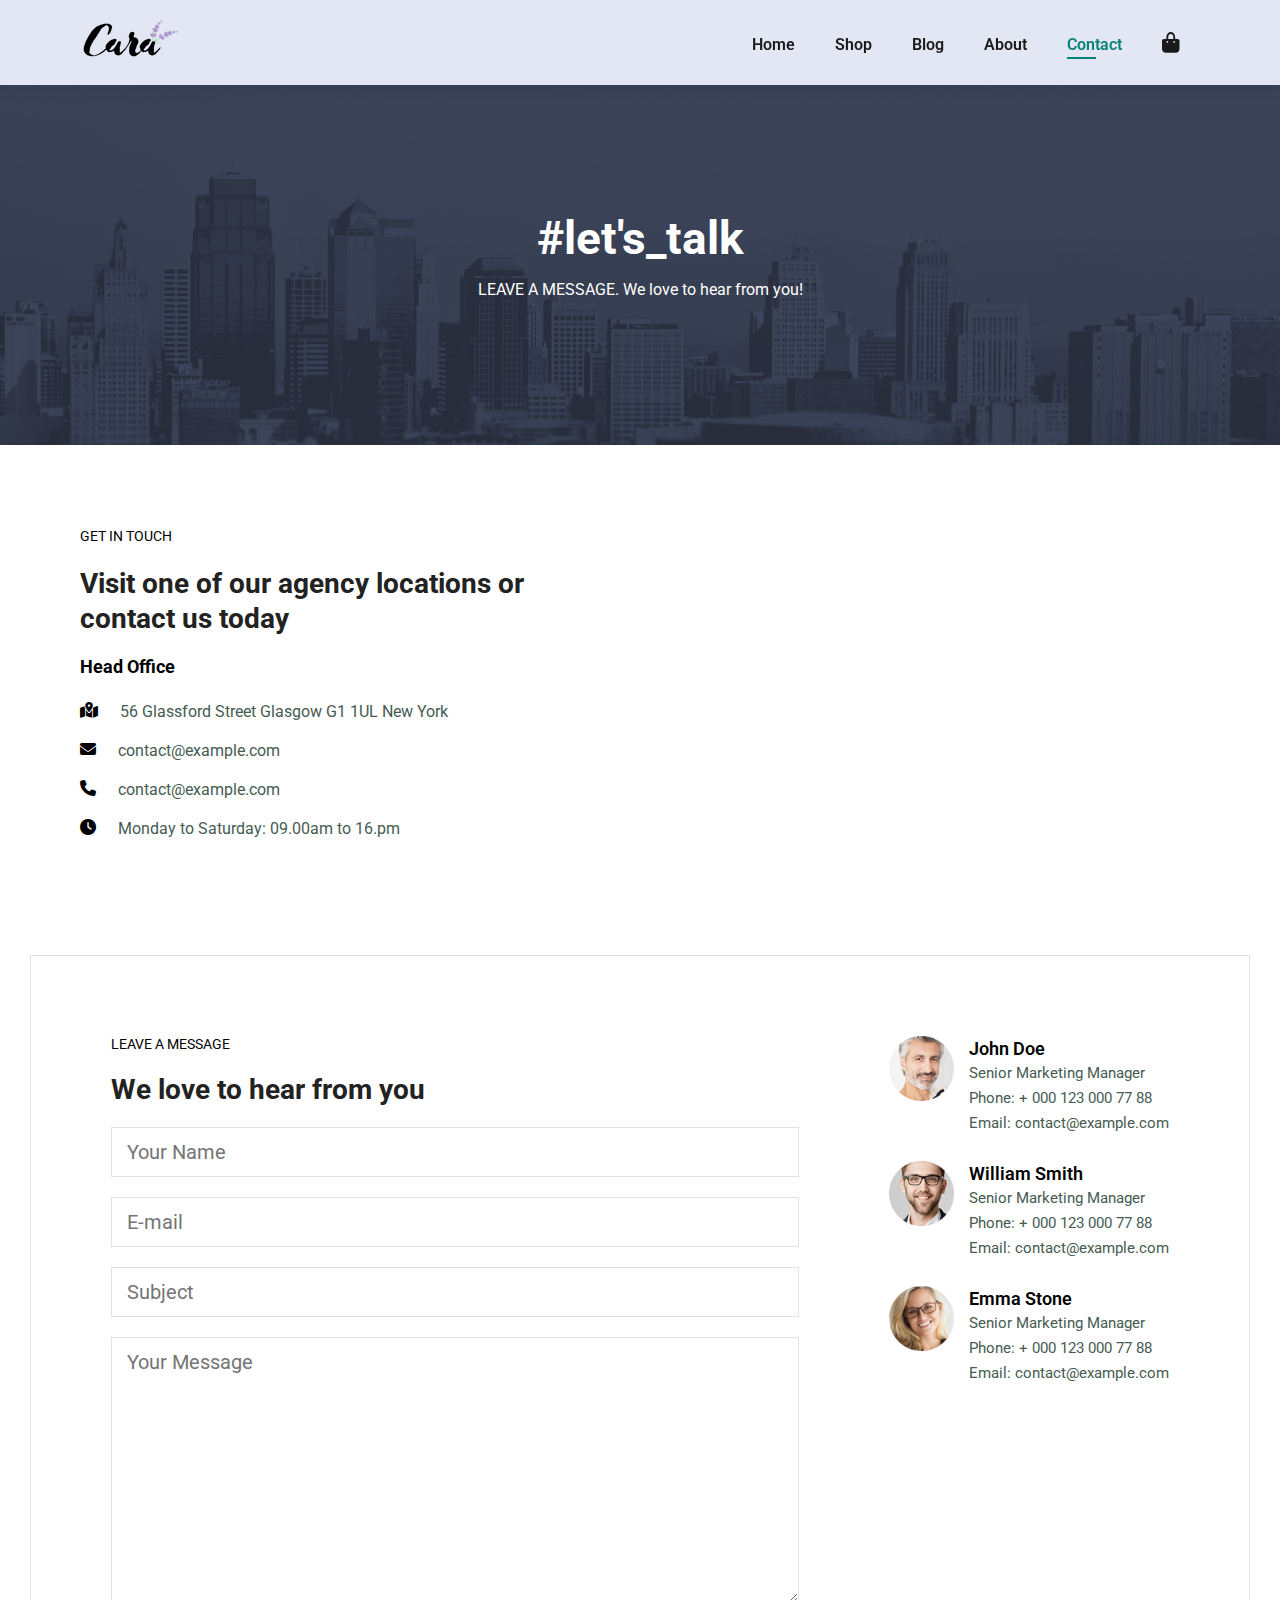
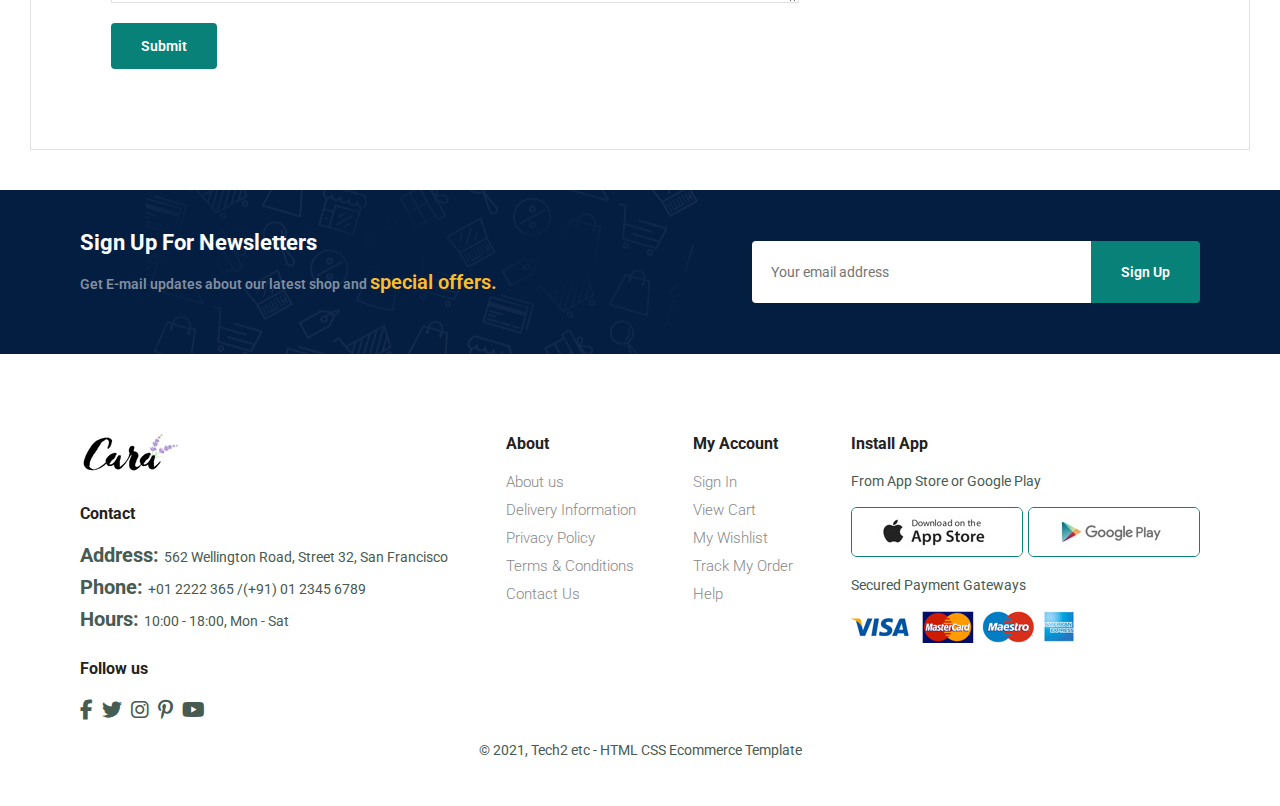
<file: contact.html>
<!DOCTYPE html>
<html lang="en">

<head>
  <meta charset="UTF-8">
  <meta http-equiv="X-UA-Compatible" content="IE=edge">
  <meta name="viewport" content="width=device-width, initial-scale=1.0">
  <title>Tech2etc Ecommerce</title>
  <link rel="stylesheet" href="https://cdnjs.cloudflare.com/ajax/libs/font-awesome/6.1.1/css/all.min.css" />

  <link rel="stylesheet" href="./style.css">
</head>

<body>

  <section id="header">
    <a href="#"><img src="./img/logo.png" class="logo" alt=""></a>

    <div>
      <ul id="navbar">
        <li><a href="index.html">Home</a></li>
        <li><a href="shop.html">Shop</a></li>
        <li><a href="blog.html">Blog</a></li>
        <li><a href="about.html">About</a></li>
        <li><a class="active" href="contact.html">Contact</a></li>
        <li><a id="lg-bag" href="cart.html"><i class="fa-solid fa-bag-shopping"></i></a></li>
        <a href="#" id="close"><i class="fa-solid fa-x"></i></a>
      </ul>
    </div>
    <div id="mobile">
      <a href="cart.html"><i class="fa-solid fa-bag-shopping"></i></a>
      <i id="bar" class="fas fa-outdent"></i>
    </div>
  </section>

  <section id="page-header" class="about-header">
    <h2>#let's_talk</h2>
    <p>LEAVE A MESSAGE. We love to hear from you!</p>
  </section>

  <section id="contact-details" class="section-p1">
    <div class="details">
      <span>GET IN TOUCH</span>
      <h2>Visit one of our agency locations or contact us today</h2>
      <h3>Head Office</h3>
      <div>
        <li>
          <i class="fa-solid fa-map-location-dot"></i>
          <p>56 Glassford Street Glasgow G1 1UL New York</p>
        </li>
        <li>
          <i class="fa-solid fa-envelope"></i>
          <p>contact@example.com</p>
        </li>
        <li>
          <i class="fa-solid fa-phone"></i>
          <p>contact@example.com</p>
        </li>
        <li>
          <i class="fa-solid fa-clock"></i>
          <p>Monday to Saturday: 09.00am to 16.pm</p>
        </li>
      </div>
    </div>

    <div class="map">
      <iframe
        src="https://www.google.com/maps/embed?pb=!1m18!1m12!1m3!1d79033.88745673634!2d-1.3862027375000325!3d51.75481639999999!2m3!1f0!2f0!3f0!3m2!1i1024!2i768!4f13.1!3m3!1m2!1s0x4876c6a9ef8c485b%3A0xd2ff1883a001afed!2sUniversidade%20Oxford!5e0!3m2!1spt-BR!2sbr!4v1656603729191!5m2!1spt-BR!2sbr"
        width="600" height="450" style="border:0;" allowfullscreen="" loading="lazy"
        referrerpolicy="no-referrer-when-downgrade"></iframe>
    </div>
  </section>

  <section id="form-details">
    <form action="">
      <span>LEAVE A MESSAGE</span>
      <h2>We love to hear from you</h2>
      <input type="text" placeholder="Your Name">
      <input type="text" placeholder="E-mail">
      <input type="text" placeholder="Subject">
      <textarea name="" id="" cols="30" rows="10" placeholder="Your Message"></textarea>
      <button class="normal">Submit</button>
    </form>

    <div class="people">
      <div>
        <img src="img/people/1.png" alt="">
        <p><span>John Doe</span> Senior Marketing Manager <br> Phone: + 000 123 000 77 88 <br> Email:
          contact@example.com</p>
      </div>
      <div>
        <img src="img/people/2.png" alt="">
        <p><span>William Smith</span> Senior Marketing Manager <br> Phone: + 000 123 000 77 88 <br> Email:
          contact@example.com</p>
      </div>
      <div>
        <img src="img/people/3.png" alt="">
        <p><span>Emma Stone</span> Senior Marketing Manager <br> Phone: + 000 123 000 77 88 <br> Email:
          contact@example.com</p>
      </div>
    </div>
  </section>

  <section id="newsletter" class="section-p1 section-m1">
    <div class=" newstext">
      <h4>Sign Up For Newsletters</h4>
      <p>Get E-mail updates about our latest shop and <span>special offers.</span> </p>
    </div>
    <div class="form">
      <input type="text" placeholder="Your email address">
      <button class="normal">Sign Up</button>
    </div>
  </section>

  <footer class="section-p1">
    <div class="col">
      <img class="logo" src="img/logo.png" alt="">
      <h4>Contact</h4>
      <p> <strong>Address: </strong>562 Wellington Road, Street 32, San Francisco</p>
      <p> <strong>Phone: </strong>+01 2222 365 /(+91) 01 2345 6789</p>
      <p> <strong>Hours: </strong>10:00 - 18:00, Mon - Sat</p>
      <div class="follow">
        <h4>Follow us</h4>
        <div class="icon">
          <i class="fab fa-facebook-f"></i>
          <i class="fab fa-twitter"></i>
          <i class="fab fa-instagram"></i>
          <i class="fab fa-pinterest-p"></i>
          <i class="fab fa-youtube"></i>
        </div>
      </div>
    </div>

    <div class="col">
      <h4>About</h4>
      <a href="#">About us</a>
      <a href="#">Delivery Information</a>
      <a href="#">Privacy Policy</a>
      <a href="#">Terms & Conditions</a>
      <a href="#">Contact Us</a>
    </div>

    <div class="col">
      <h4>My Account</h4>
      <a href="#">Sign In</a>
      <a href="#">View Cart</a>
      <a href="#">My Wishlist</a>
      <a href="#">Track My Order</a>
      <a href="#">Help</a>
    </div>

    <div class="col install">
      <h4>Install App</h4>
      <p>From App Store or Google Play</p>
      <div class="row">
        <img src="img/pay/app.jpg" alt="">
        <img src="img/pay/play.jpg" alt="">
      </div>
      <p>Secured Payment Gateways </p>
      <img src="img/pay/pay.png" alt="">
    </div>

    <div class="copyright">
      <p>© 2021, Tech2 etc - HTML CSS Ecommerce Template</p>
    </div>
  </footer>

  <script src="./script.js"></script>
</body>

</html>
</file>
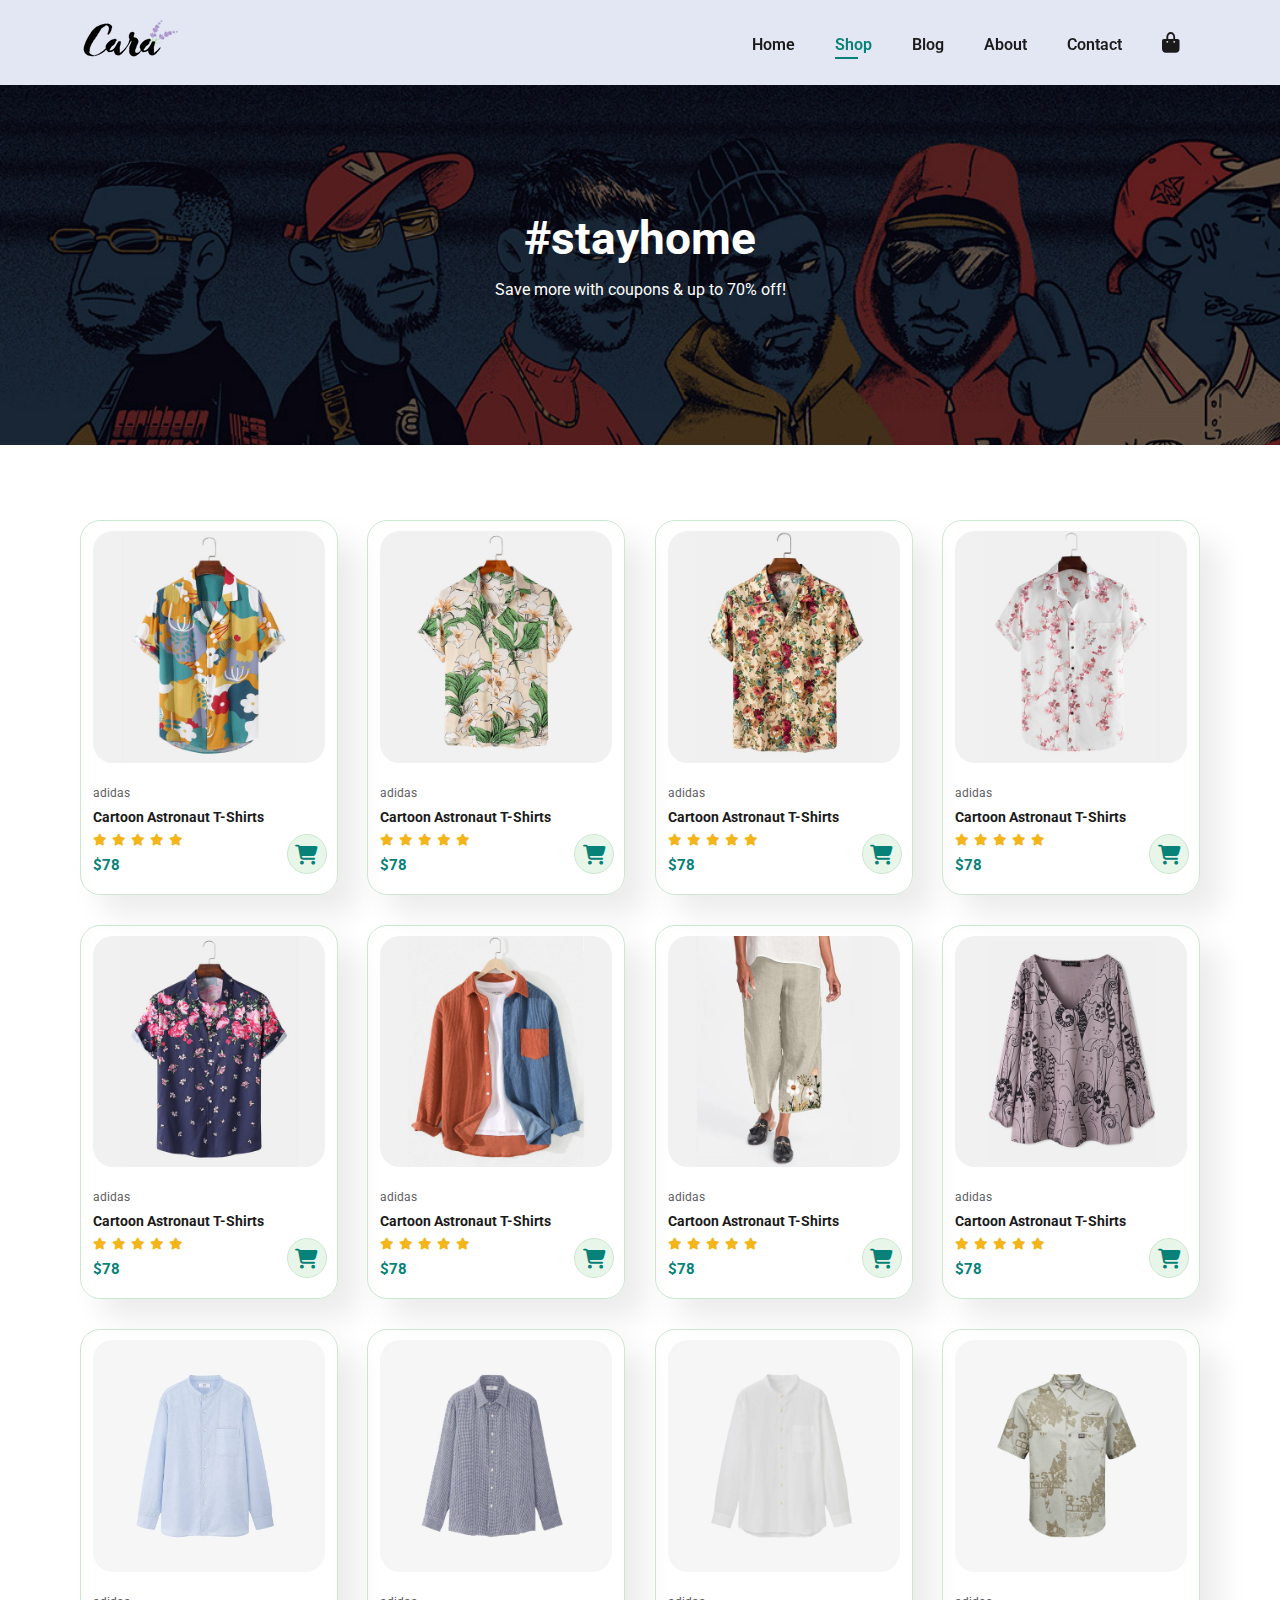
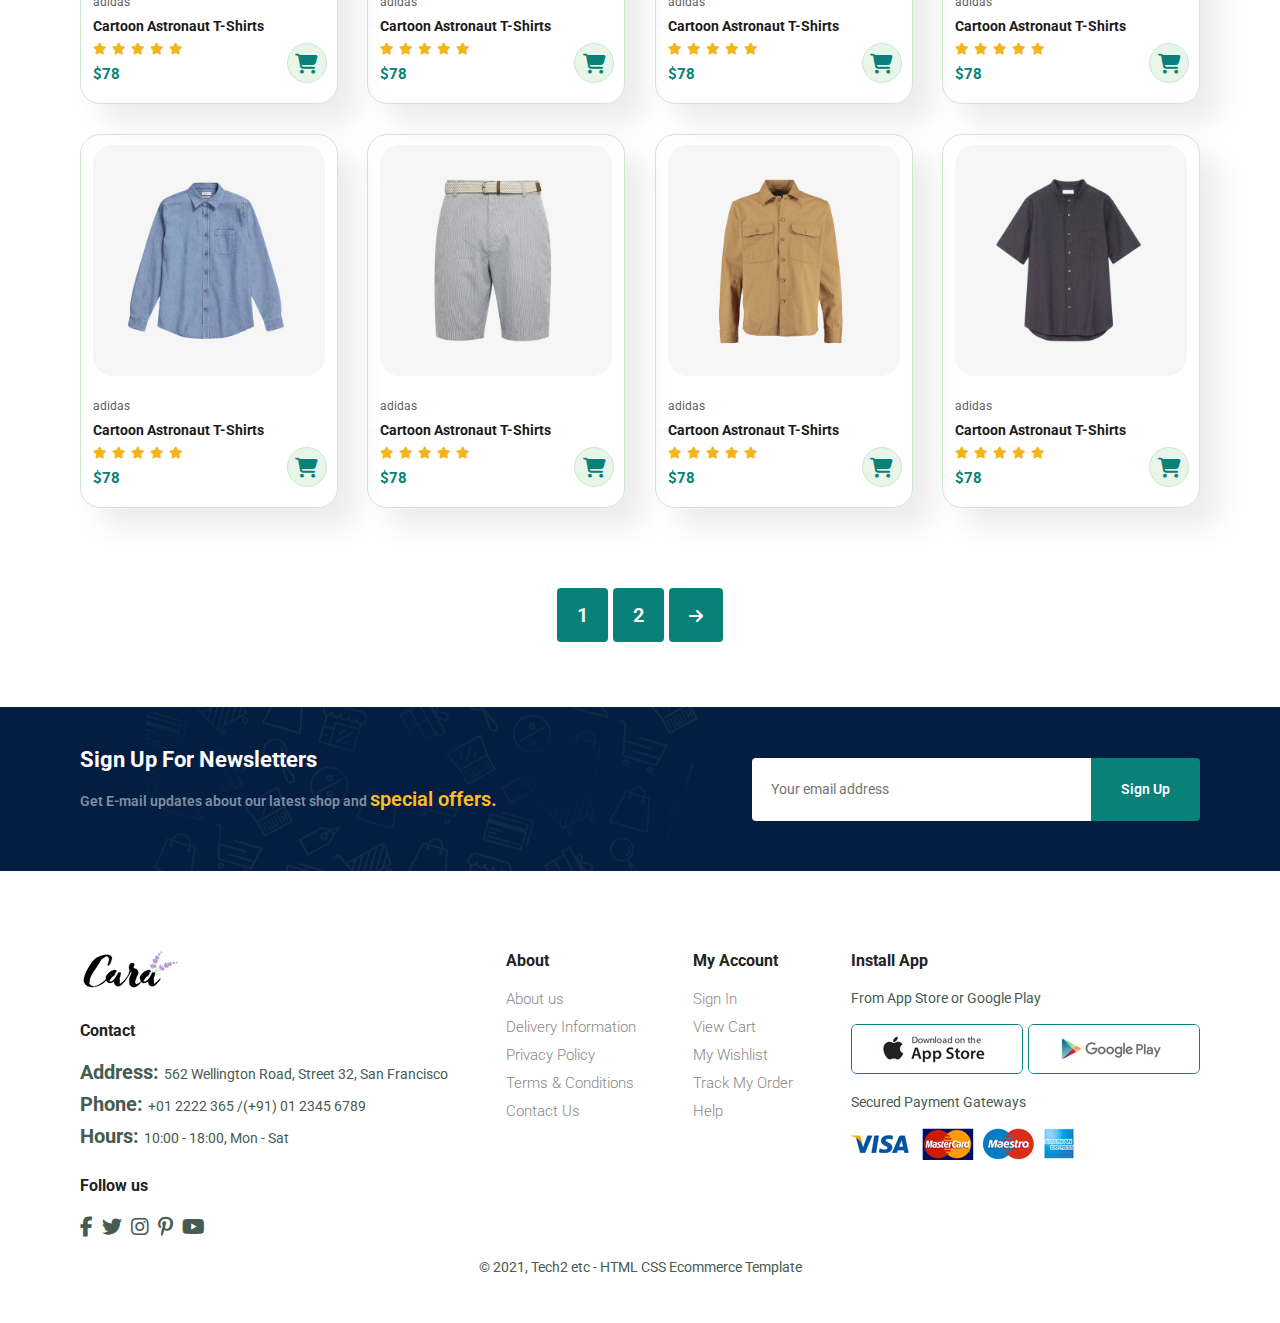
<file: shop.html>
<!DOCTYPE html>
<html lang="en">

<head>
  <meta charset="UTF-8">
  <meta http-equiv="X-UA-Compatible" content="IE=edge">
  <meta name="viewport" content="width=device-width, initial-scale=1.0">
  <title>Tech2etc Ecommerce</title>
  <link rel="stylesheet" href="https://cdnjs.cloudflare.com/ajax/libs/font-awesome/6.1.1/css/all.min.css" />

  <link rel="stylesheet" href="./style.css">
</head>

<body>

  <section id="header">
    <a href="#"><img src="./img/logo.png" class="logo" alt=""></a>

    <div>
      <ul id="navbar">
        <li><a href="index.html">Home</a></li>
        <li><a class="active" href="shop.html">Shop</a></li>
        <li><a href="blog.html">Blog</a></li>
        <li><a href="about.html">About</a></li>
        <li><a href="contact.html">Contact</a></li>
        <li><a id="lg-bag" href="cart.html"><i class="fa-solid fa-bag-shopping"></i></a></li>
        <a href="#" id="close"><i class="fa-solid fa-x"></i></a>
      </ul>
    </div>
    <div id="mobile">
      <a href="cart.html"><i class="fa-solid fa-bag-shopping"></i></a>
      <i id="bar" class="fas fa-outdent"></i>
    </div>
  </section>

  <section id="page-header">
    <h2>#stayhome</h2>
    <p>Save more with coupons & up to 70% off!</p>
  </section>

  <section id="product1" class="section-p1">
    <div class="pro-container">
      <div class="pro" onclick="window.location.href='sproduct.html'">
        <img src="img/products/f1.jpg" alt="">
        <div class="des">
          <span>adidas</span>
          <h5>Cartoon Astronaut T-Shirts</h5>
          <div class="star">
            <i class="fas fa-star"></i>
            <i class="fas fa-star"></i>
            <i class="fas fa-star"></i>
            <i class="fas fa-star"></i>
            <i class="fas fa-star"></i>
          </div>
          <h4>$78</h4>
        </div>
        <a href="#"><i class="fa-solid fa-cart-shopping cart"></i></a>
      </div>
      <div class="pro">
        <img src="img/products/f2.jpg" alt="">
        <div class="des">
          <span>adidas</span>
          <h5>Cartoon Astronaut T-Shirts</h5>
          <div class="star">
            <i class="fas fa-star"></i>
            <i class="fas fa-star"></i>
            <i class="fas fa-star"></i>
            <i class="fas fa-star"></i>
            <i class="fas fa-star"></i>
          </div>
          <h4>$78</h4>
        </div>
        <a href="#"><i class="fa-solid fa-cart-shopping cart"></i></a>
      </div>
      <div class="pro">
        <img src="img/products/f3.jpg" alt="">
        <div class="des">
          <span>adidas</span>
          <h5>Cartoon Astronaut T-Shirts</h5>
          <div class="star">
            <i class="fas fa-star"></i>
            <i class="fas fa-star"></i>
            <i class="fas fa-star"></i>
            <i class="fas fa-star"></i>
            <i class="fas fa-star"></i>
          </div>
          <h4>$78</h4>
        </div>
        <a href="#"><i class="fa-solid fa-cart-shopping cart"></i></a>
      </div>
      <div class="pro">
        <img src="img/products/f4.jpg" alt="">
        <div class="des">
          <span>adidas</span>
          <h5>Cartoon Astronaut T-Shirts</h5>
          <div class="star">
            <i class="fas fa-star"></i>
            <i class="fas fa-star"></i>
            <i class="fas fa-star"></i>
            <i class="fas fa-star"></i>
            <i class="fas fa-star"></i>
          </div>
          <h4>$78</h4>
        </div>
        <a href="#"><i class="fa-solid fa-cart-shopping cart"></i></a>
      </div>
      <div class="pro">
        <img src="img/products/f5.jpg" alt="">
        <div class="des">
          <span>adidas</span>
          <h5>Cartoon Astronaut T-Shirts</h5>
          <div class="star">
            <i class="fas fa-star"></i>
            <i class="fas fa-star"></i>
            <i class="fas fa-star"></i>
            <i class="fas fa-star"></i>
            <i class="fas fa-star"></i>
          </div>
          <h4>$78</h4>
        </div>
        <a href="#"><i class="fa-solid fa-cart-shopping cart"></i></a>
      </div>
      <div class="pro">
        <img src="img/products/f6.jpg" alt="">
        <div class="des">
          <span>adidas</span>
          <h5>Cartoon Astronaut T-Shirts</h5>
          <div class="star">
            <i class="fas fa-star"></i>
            <i class="fas fa-star"></i>
            <i class="fas fa-star"></i>
            <i class="fas fa-star"></i>
            <i class="fas fa-star"></i>
          </div>
          <h4>$78</h4>
        </div>
        <a href="#"><i class="fa-solid fa-cart-shopping cart"></i></a>
      </div>
      <div class="pro">
        <img src="img/products/f7.jpg" alt="">
        <div class="des">
          <span>adidas</span>
          <h5>Cartoon Astronaut T-Shirts</h5>
          <div class="star">
            <i class="fas fa-star"></i>
            <i class="fas fa-star"></i>
            <i class="fas fa-star"></i>
            <i class="fas fa-star"></i>
            <i class="fas fa-star"></i>
          </div>
          <h4>$78</h4>
        </div>
        <a href="#"><i class="fa-solid fa-cart-shopping cart"></i></a>
      </div>
      <div class="pro">
        <img src="img/products/f8.jpg" alt="">
        <div class="des">
          <span>adidas</span>
          <h5>Cartoon Astronaut T-Shirts</h5>
          <div class="star">
            <i class="fas fa-star"></i>
            <i class="fas fa-star"></i>
            <i class="fas fa-star"></i>
            <i class="fas fa-star"></i>
            <i class="fas fa-star"></i>
          </div>
          <h4>$78</h4>
        </div>
        <a href="#"><i class="fa-solid fa-cart-shopping cart"></i></a>
      </div>

      <div class="pro">
        <img src="img/products/n1.jpg" alt="">
        <div class="des">
          <span>adidas</span>
          <h5>Cartoon Astronaut T-Shirts</h5>
          <div class="star">
            <i class="fas fa-star"></i>
            <i class="fas fa-star"></i>
            <i class="fas fa-star"></i>
            <i class="fas fa-star"></i>
            <i class="fas fa-star"></i>
          </div>
          <h4>$78</h4>
        </div>
        <a href="#"><i class="fa-solid fa-cart-shopping cart"></i></a>
      </div>
      <div class="pro">
        <img src="img/products/n2.jpg" alt="">
        <div class="des">
          <span>adidas</span>
          <h5>Cartoon Astronaut T-Shirts</h5>
          <div class="star">
            <i class="fas fa-star"></i>
            <i class="fas fa-star"></i>
            <i class="fas fa-star"></i>
            <i class="fas fa-star"></i>
            <i class="fas fa-star"></i>
          </div>
          <h4>$78</h4>
        </div>
        <a href="#"><i class="fa-solid fa-cart-shopping cart"></i></a>
      </div>
      <div class="pro">
        <img src="img/products/n3.jpg" alt="">
        <div class="des">
          <span>adidas</span>
          <h5>Cartoon Astronaut T-Shirts</h5>
          <div class="star">
            <i class="fas fa-star"></i>
            <i class="fas fa-star"></i>
            <i class="fas fa-star"></i>
            <i class="fas fa-star"></i>
            <i class="fas fa-star"></i>
          </div>
          <h4>$78</h4>
        </div>
        <a href="#"><i class="fa-solid fa-cart-shopping cart"></i></a>
      </div>
      <div class="pro">
        <img src="img/products/n4.jpg" alt="">
        <div class="des">
          <span>adidas</span>
          <h5>Cartoon Astronaut T-Shirts</h5>
          <div class="star">
            <i class="fas fa-star"></i>
            <i class="fas fa-star"></i>
            <i class="fas fa-star"></i>
            <i class="fas fa-star"></i>
            <i class="fas fa-star"></i>
          </div>
          <h4>$78</h4>
        </div>
        <a href="#"><i class="fa-solid fa-cart-shopping cart"></i></a>
      </div>
      <div class="pro">
        <img src="img/products/n5.jpg" alt="">
        <div class="des">
          <span>adidas</span>
          <h5>Cartoon Astronaut T-Shirts</h5>
          <div class="star">
            <i class="fas fa-star"></i>
            <i class="fas fa-star"></i>
            <i class="fas fa-star"></i>
            <i class="fas fa-star"></i>
            <i class="fas fa-star"></i>
          </div>
          <h4>$78</h4>
        </div>
        <a href="#"><i class="fa-solid fa-cart-shopping cart"></i></a>
      </div>
      <div class="pro">
        <img src="img/products/n6.jpg" alt="">
        <div class="des">
          <span>adidas</span>
          <h5>Cartoon Astronaut T-Shirts</h5>
          <div class="star">
            <i class="fas fa-star"></i>
            <i class="fas fa-star"></i>
            <i class="fas fa-star"></i>
            <i class="fas fa-star"></i>
            <i class="fas fa-star"></i>
          </div>
          <h4>$78</h4>
        </div>
        <a href="#"><i class="fa-solid fa-cart-shopping cart"></i></a>
      </div>
      <div class="pro">
        <img src="img/products/n7.jpg" alt="">
        <div class="des">
          <span>adidas</span>
          <h5>Cartoon Astronaut T-Shirts</h5>
          <div class="star">
            <i class="fas fa-star"></i>
            <i class="fas fa-star"></i>
            <i class="fas fa-star"></i>
            <i class="fas fa-star"></i>
            <i class="fas fa-star"></i>
          </div>
          <h4>$78</h4>
        </div>
        <a href="#"><i class="fa-solid fa-cart-shopping cart"></i></a>
      </div>
      <div class="pro">
        <img src="img/products/n8.jpg" alt="">
        <div class="des">
          <span>adidas</span>
          <h5>Cartoon Astronaut T-Shirts</h5>
          <div class="star">
            <i class="fas fa-star"></i>
            <i class="fas fa-star"></i>
            <i class="fas fa-star"></i>
            <i class="fas fa-star"></i>
            <i class="fas fa-star"></i>
          </div>
          <h4>$78</h4>
        </div>
        <a href="#"><i class="fa-solid fa-cart-shopping cart"></i></a>
      </div>
    </div>
  </section>

  <section id="pagination" class="section-p1">
    <a href="#">1</a>
    <a href="#">2</a>
    <a href="#"><i class="fa-solid fa-arrow-right"></i></a>
  </section>

  <section id="newsletter" class="section-p1 section-m1">
    <div class=" newstext">
      <h4>Sign Up For Newsletters</h4>
      <p>Get E-mail updates about our latest shop and <span>special offers.</span> </p>
    </div>
    <div class="form">
      <input type="text" placeholder="Your email address">
      <button class="normal">Sign Up</button>
    </div>
  </section>

  <footer class="section-p1">
    <div class="col">
      <img class="logo" src="img/logo.png" alt="">
      <h4>Contact</h4>
      <p> <strong>Address: </strong>562 Wellington Road, Street 32, San Francisco</p>
      <p> <strong>Phone: </strong>+01 2222 365 /(+91) 01 2345 6789</p>
      <p> <strong>Hours: </strong>10:00 - 18:00, Mon - Sat</p>
      <div class="follow">
        <h4>Follow us</h4>
        <div class="icon">
          <i class="fab fa-facebook-f"></i>
          <i class="fab fa-twitter"></i>
          <i class="fab fa-instagram"></i>
          <i class="fab fa-pinterest-p"></i>
          <i class="fab fa-youtube"></i>
        </div>
      </div>
    </div>

    <div class="col">
      <h4>About</h4>
      <a href="#">About us</a>
      <a href="#">Delivery Information</a>
      <a href="#">Privacy Policy</a>
      <a href="#">Terms & Conditions</a>
      <a href="#">Contact Us</a>
    </div>

    <div class="col">
      <h4>My Account</h4>
      <a href="#">Sign In</a>
      <a href="#">View Cart</a>
      <a href="#">My Wishlist</a>
      <a href="#">Track My Order</a>
      <a href="#">Help</a>
    </div>

    <div class="col install">
      <h4>Install App</h4>
      <p>From App Store or Google Play</p>
      <div class="row">
        <img src="img/pay/app.jpg" alt="">
        <img src="img/pay/play.jpg" alt="">
      </div>
      <p>Secured Payment Gateways </p>
      <img src="img/pay/pay.png" alt="">
    </div>

    <div class="copyright">
      <p>© 2021, Tech2 etc - HTML CSS Ecommerce Template</p>
    </div>
  </footer>

  <script src="./script.js"></script>
</body>

</html>
</file>
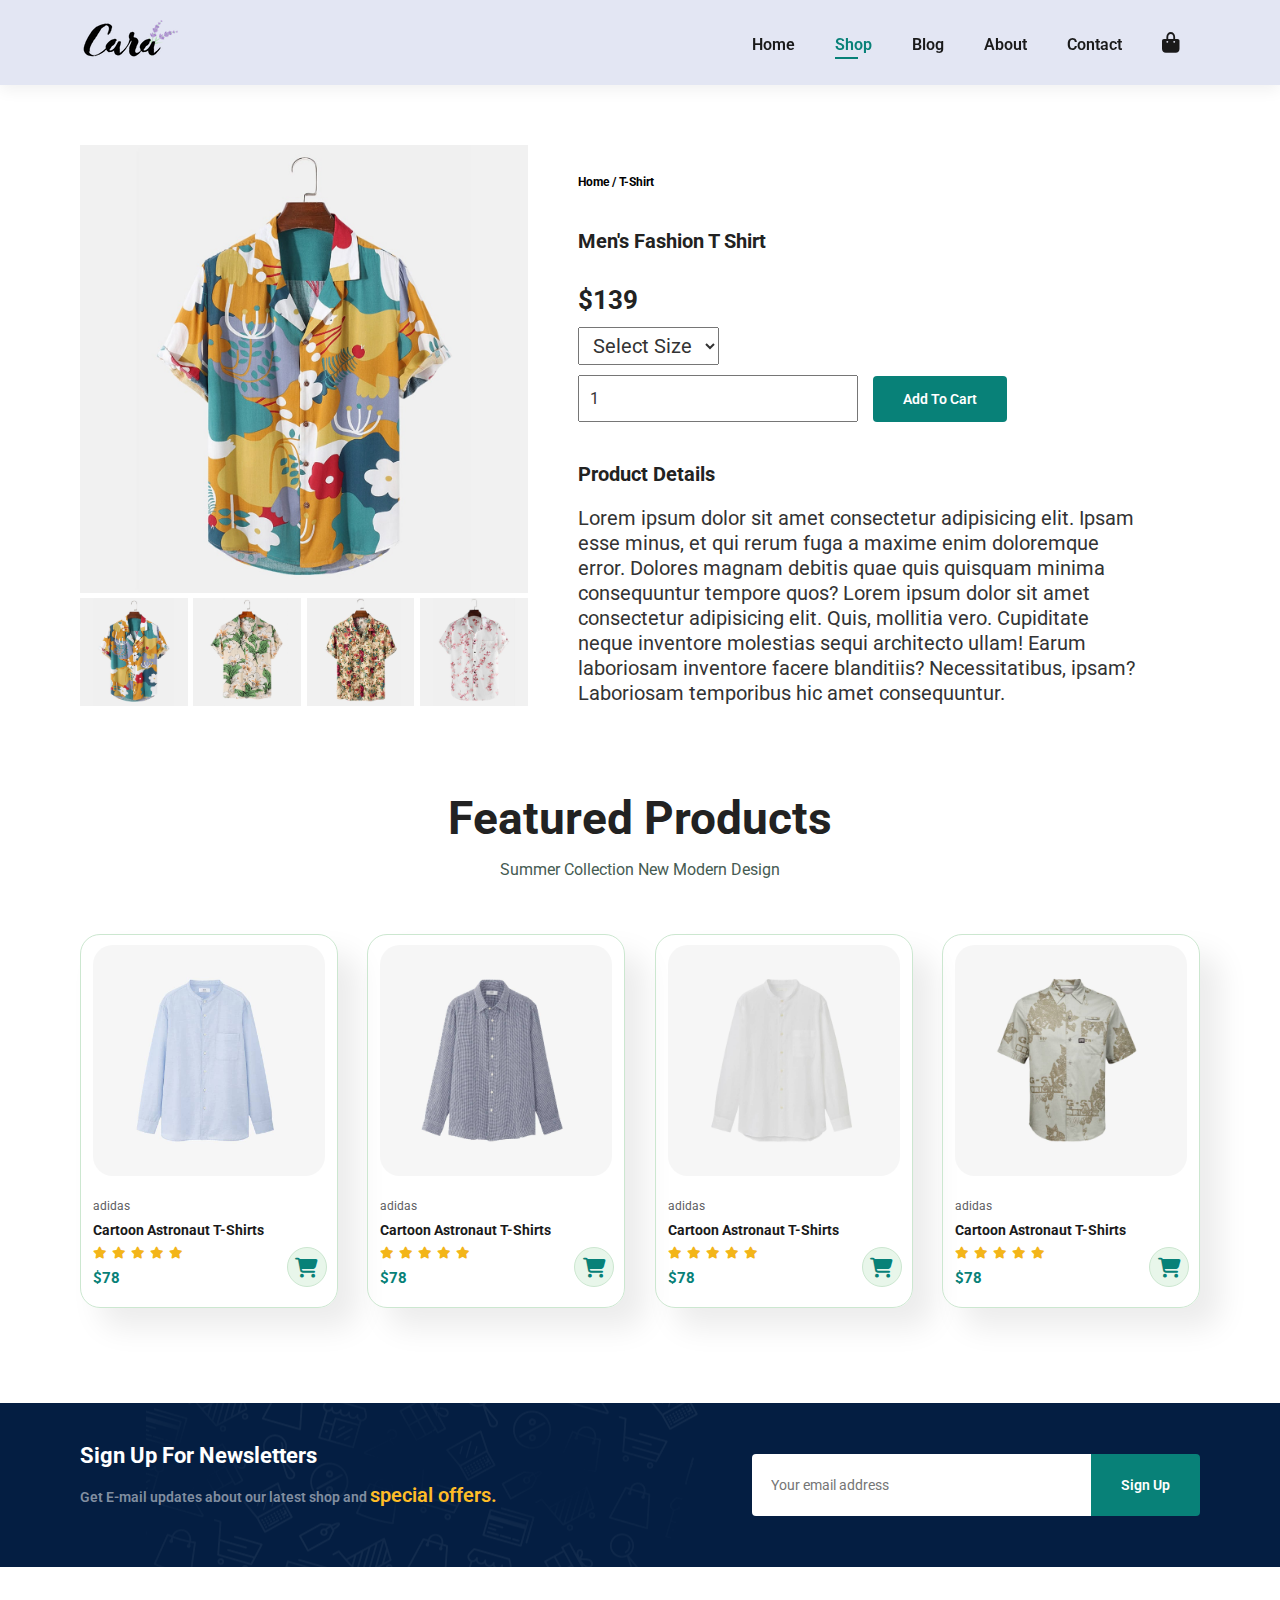
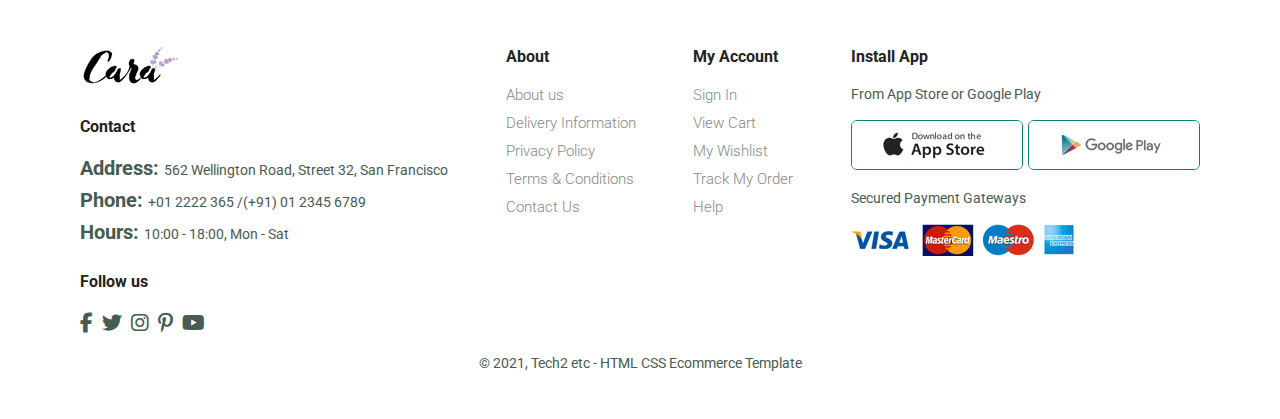
<file: sproduct.html>
<!DOCTYPE html>
<html lang="en">

<head>
  <meta charset="UTF-8">
  <meta http-equiv="X-UA-Compatible" content="IE=edge">
  <meta name="viewport" content="width=device-width, initial-scale=1.0">
  <title>Tech2etc Ecommerce</title>
  <link rel="stylesheet" href="https://cdnjs.cloudflare.com/ajax/libs/font-awesome/6.1.1/css/all.min.css" />

  <link rel="stylesheet" href="./style.css">
</head>

<body>

  <section id="header">
    <a href="#"><img src="./img/logo.png" class="logo" alt=""></a>

    <div>
      <ul id="navbar">
        <li><a href="index.html">Home</a></li>
        <li><a class="active" href="shop.html">Shop</a></li>
        <li><a href="blog.html">Blog</a></li>
        <li><a href="about.html">About</a></li>
        <li><a href="contact.html">Contact</a></li>
        <li><a id="lg-bag" href="cart.html"><i class="fa-solid fa-bag-shopping"></i></a></li>
        <a href="#" id="close"><i class="fa-solid fa-x"></i></a>
      </ul>
    </div>
    <div id="mobile">
      <a href="cart.html"><i class="fa-solid fa-bag-shopping"></i></a>
      <i id="bar" class="fas fa-outdent"></i>
    </div>
  </section>

  <section id="prodetails" class="section-p1">
    <div class="single-pro-image">
      <img src="img/products/f1.jpg" width="100%" id="MainImg" alt="">

      <div class="small-img-group">
        <div class="small-img-col">
          <img src="img/products/f1.jpg" width="100%" class="small-img" alt="">
        </div>
        <div class="small-img-col">
          <img src="img/products/f2.jpg" width="100%" class="small-img" alt="">
        </div>
        <div class="small-img-col">
          <img src="img/products/f3.jpg" width="100%" class="small-img" alt="">
        </div>
        <div class="small-img-col">
          <img src="img/products/f4.jpg" width="100%" class="small-img" alt="">
        </div>
      </div>
    </div>

    <div class="single-pro-details">
      <h6>Home / T-Shirt</h6>
      <h4>Men's Fashion T Shirt</h4>
      <h2>$139</h2>
      <select>
        <option>Select Size</option>
        <option>XL</option>
        <option>XXL</option>
        <option>Small</option>
        <option>Large</option>
      </select>
      <input type="number" value="1">
      <button class="normal">Add To Cart</button>
      <h4>Product Details</h4>
      <span>Lorem ipsum dolor sit amet consectetur adipisicing elit. Ipsam esse minus, et qui rerum fuga a maxime enim
        doloremque error. Dolores magnam debitis quae quis quisquam minima consequuntur tempore quos? Lorem ipsum dolor
        sit amet consectetur adipisicing elit. Quis, mollitia vero. Cupiditate neque inventore molestias sequi
        architecto ullam! Earum laboriosam inventore facere blanditiis? Necessitatibus, ipsam? Laboriosam temporibus hic
        amet consequuntur.</span>
    </div>
  </section>

  <section id="product1" class="section-p1">
    <h2>Featured Products</h2>
    <p>Summer Collection New Modern Design</p>
    <div class="pro-container">
      <div class="pro">
        <img src="img/products/n1.jpg" alt="">
        <div class="des">
          <span>adidas</span>
          <h5>Cartoon Astronaut T-Shirts</h5>
          <div class="star">
            <i class="fas fa-star"></i>
            <i class="fas fa-star"></i>
            <i class="fas fa-star"></i>
            <i class="fas fa-star"></i>
            <i class="fas fa-star"></i>
          </div>
          <h4>$78</h4>
        </div>
        <a href="#"><i class="fa-solid fa-cart-shopping cart"></i></a>
      </div>
      <div class="pro">
        <img src="img/products/n2.jpg" alt="">
        <div class="des">
          <span>adidas</span>
          <h5>Cartoon Astronaut T-Shirts</h5>
          <div class="star">
            <i class="fas fa-star"></i>
            <i class="fas fa-star"></i>
            <i class="fas fa-star"></i>
            <i class="fas fa-star"></i>
            <i class="fas fa-star"></i>
          </div>
          <h4>$78</h4>
        </div>
        <a href="#"><i class="fa-solid fa-cart-shopping cart"></i></a>
      </div>
      <div class="pro">
        <img src="img/products/n3.jpg" alt="">
        <div class="des">
          <span>adidas</span>
          <h5>Cartoon Astronaut T-Shirts</h5>
          <div class="star">
            <i class="fas fa-star"></i>
            <i class="fas fa-star"></i>
            <i class="fas fa-star"></i>
            <i class="fas fa-star"></i>
            <i class="fas fa-star"></i>
          </div>
          <h4>$78</h4>
        </div>
        <a href="#"><i class="fa-solid fa-cart-shopping cart"></i></a>
      </div>
      <div class="pro">
        <img src="img/products/n4.jpg" alt="">
        <div class="des">
          <span>adidas</span>
          <h5>Cartoon Astronaut T-Shirts</h5>
          <div class="star">
            <i class="fas fa-star"></i>
            <i class="fas fa-star"></i>
            <i class="fas fa-star"></i>
            <i class="fas fa-star"></i>
            <i class="fas fa-star"></i>
          </div>
          <h4>$78</h4>
        </div>
        <a href="#"><i class="fa-solid fa-cart-shopping cart"></i></a>
      </div>

    </div>
  </section>

  <section id="newsletter" class="section-p1 section-m1">
    <div class=" newstext">
      <h4>Sign Up For Newsletters</h4>
      <p>Get E-mail updates about our latest shop and <span>special offers.</span> </p>
    </div>
    <div class="form">
      <input type="text" placeholder="Your email address">
      <button class="normal">Sign Up</button>
    </div>
  </section>

  <footer class="section-p1">
    <div class="col">
      <img class="logo" src="img/logo.png" alt="">
      <h4>Contact</h4>
      <p> <strong>Address: </strong>562 Wellington Road, Street 32, San Francisco</p>
      <p> <strong>Phone: </strong>+01 2222 365 /(+91) 01 2345 6789</p>
      <p> <strong>Hours: </strong>10:00 - 18:00, Mon - Sat</p>
      <div class="follow">
        <h4>Follow us</h4>
        <div class="icon">
          <i class="fab fa-facebook-f"></i>
          <i class="fab fa-twitter"></i>
          <i class="fab fa-instagram"></i>
          <i class="fab fa-pinterest-p"></i>
          <i class="fab fa-youtube"></i>
        </div>
      </div>
    </div>

    <div class="col">
      <h4>About</h4>
      <a href="#">About us</a>
      <a href="#">Delivery Information</a>
      <a href="#">Privacy Policy</a>
      <a href="#">Terms & Conditions</a>
      <a href="#">Contact Us</a>
    </div>

    <div class="col">
      <h4>My Account</h4>
      <a href="#">Sign In</a>
      <a href="#">View Cart</a>
      <a href="#">My Wishlist</a>
      <a href="#">Track My Order</a>
      <a href="#">Help</a>
    </div>

    <div class="col install">
      <h4>Install App</h4>
      <p>From App Store or Google Play</p>
      <div class="row">
        <img src="img/pay/app.jpg" alt="">
        <img src="img/pay/play.jpg" alt="">
      </div>
      <p>Secured Payment Gateways </p>
      <img src="img/pay/pay.png" alt="">
    </div>

    <div class="copyright">
      <p>© 2021, Tech2 etc - HTML CSS Ecommerce Template</p>
    </div>
  </footer>

  <script>
    var MainImg = document.getElementById("MainImg");
    var smallimg = document.getElementsByClassName("small-img");

    smallimg[0].onclick = function () {
      MainImg.src = smallimg[0].src;
    }
    smallimg[1].onclick = function () {
      MainImg.src = smallimg[1].src;
    }
    smallimg[2].onclick = function () {
      MainImg.src = smallimg[2].src;
    }
    smallimg[3].onclick = function () {
      MainImg.src = smallimg[3].src;
    }  
  </script>

  <script src="./script.js"></script>
</body>

</html>
</file>
<file: style.css>
@import url('https://fonts.googleapis.com/css2?family=Roboto:ital,wght@0,100;0,300;0,500;0,700;0,900;1,100;1,300;1,400;1,500;1,700;1,900&display=swap');
* {
  margin: 0;
  padding: 0;
  box-sizing: border-box;
  font-family: 'Roboto', 'sans-serif';
  font-size: 20px;
}

h1 {
  font-size: 50px;
  line-height: 64px;
  color: #222;
}

h2 {
  font-size: 46px;
  line-height: 54px;
  color: #222;
}

h4 {
  font-size: 20px;
  color: #222;
}

h6 {
  font-weight: 700;
  font-size: 12px;
}

p {
  font-size: 16px;
  color: #465b52;
  margin: 15px 0 20px 0;
}

.section-p1 {
  padding: 40px 80px;
}

.section-m1 {
  margin: 40px 0;
}

button.normal {
  font-size: 14px;
  font-weight: 600;
  padding: 15px 30px;
  color: #000;
  background-color: #fff;
  border-radius: 4px;
  cursor: pointer;
  border: none;
  outline: none;
  transition: 0.2s;
}

button.white {
  font-size: 13x;
  font-weight: 600;
  padding: 11px 18px;
  color: #fff;
  background-color: transparent;
  cursor: pointer;
  border: 1px solid #fff;
  outline: none;
  transition: 0.2s;
}

body {
  width: 100%;
}

#header {
  display: flex;
  align-items: center;
  justify-content: space-between;
  padding: 20px 80px;
  background-color: #E3E6F3;
  box-shadow: 0 5px 15px rgba(0, 0, 0, 0.06);
  z-index: 999;
  position: sticky;
  top: 0;
  left: 0;
}

#navbar {
  display: flex;
  align-items: center;
  justify-content: center;
}

#navbar li {
  list-style-type: none;
  padding: 0 20px;
  position: relative;
}

#navbar li a {
  text-decoration: none;
  font-size:16px;
  font-weight:600;
  color: #1a1a1a;
  transition: 0.3s ease;
}

#navbar li a:hover,
#navbar li a.active {
  color: #088178;
}

#navbar li a.active::after,
#navbar li a:hover::after{
  content: "";
  width: 30%;
  height: 2px;
  background: #088178;
  position: absolute;
  bottom: -4px;
  left: 20px;
}

#mobile {
  display: none;
  align-items: center;
}

#close {
  display: none;
}

#hero {
 background-image: url("img/hero4.png");
 height: 90vh;
 width: 100%;
 background-position: top 25% right 0;
 background-size: cover;
 padding: 0 80px;
 display: flex;
 flex-direction: column;
 align-items: flex-start;
 justify-content: center;
}

#hero h4 {
  padding-bottom: 15px;
}

#hero button {
  background-image: url("img/button.png");
  background-color: transparent;
  color: #088178;
  border: 0;
  padding: 14px 80px 14px 65px;
  background-repeat: no-repeat;
  cursor: pointer;
  font-weight: 700;
  font-size: 20px;
}

#feature {
  display: flex;
  align-items: center;
  justify-content: space-between;
  flex-wrap: wrap;
}

#feature .fe-box {
width: 180px;
text-align: center;
padding: 25px 15px;
box-shadow: 20px 20px 34px rgba(0, 0, 0, 0.08);
border: 1px solid #cce7d0;
border-radius: 4px;
margin: 15px 0;
}

#feature .fe-box:hover {
  box-shadow: 10px 10px 54px rgba(70, 62, 221, 0.25);
}

#feature .fe-box img {
  width: 100%;
  margin-bottom: 10px;
}

#feature .fe-box h6 {
  display: inline-block;
  padding: 9px 8px 6px 8px;
  line-height: 1;
  borer-radius: 4px;
  color: #088178;
  background-color: #fddde4;
}

#feature .fe-box:nth-child(2) h6 {
  background-color: #cdebbc;
}
#feature .fe-box:nth-child(3) h6 {
  background-color: #d1e8f2;
}
#feature .fe-box:nth-child(4) h6 {
  background-color: #cdd4f8;
}
#feature .fe-box:nth-child(5) h6 {
  background-color: #f6dbf6;
}
#feature .fe-box:nth-child(6) h6 {
  background-color: #fff2e5;
}

#product1 {
  text-align: center;
}

#product1 .pro-container {
  display: flex;
  justify-content: space-between;
  padding-top: 20px;
  flex-wrap: wrap;
}

#product1 .pro {
  width: 23%;
  min-width: 250px;
  padding: 10px 12px;
  border: 1px solid #cce7d0;
  border-radius: 20px;
  cursor: pointer;
  box-shadow: 20px 20px 30px rgba(0, 0, 0, 0.08);
  margin: 15px 0;
  transition: 0.2s ease;
  position: relative;
}

#product1 .pro:hover {
  box-shadow: 20px 20px 30px rgba(0, 0, 0, 0.14);
}

#product1 .pro img {
  width: 100%;
  border-radius: 20px;
}

#product1 .pro .des {
  text-align: start;
  padding: 10px 0;
}

#product1 .pro .des span{
  color: #606063;
  font-size: 12px;
}

#product1 .pro .des h5 {
  padding-top: 7px;
  color: #1a1a1a;
  font-size: 14px;
}

#product1 .pro .des i {
  font-size: 12px;
  color: rgb(243,181,25)
}

#product1 .pro .des h4 {
  padding-top: 7px;
  font-size: 15px;
  font-weight: 700;
  color: #088178;
}

#product1 .pro .cart {
  width: 40px;
  height: 40px;
  line-height: 40px;
  border-radius: 50px;
  background-color: #e8f6ea;
  color: #088178;
  border: 1px solid #cce7d0;
  position: absolute;
  bottom: 20px;
  right: 10px;
}

#banner {
  display: flex;
  flex-direction: column;
  justify-content: center;
  align-items: center;
  text-align: center;
  background-image: url(img/banner/b2.jpg);
  width: 100%;
  height: 40vh;
  background-size: cover;
  background-position: center;
}

#banner h4 {
  color: #fff;
  font-size: 16px;
}

#banner h2 {
  color: #fff;
  font-size: 30px;
  padding: 10px 0;
}

#banner h2 span {
  color: #ef3636;
}

#banner button:hover {
  background-color: #088178;
  color: #fff;
}

#sm-banner {
  display: flex;
  justify-content: space-between;
  flex-wrap: wrap;
}

#sm-banner .banner-box {
  display: flex;
  flex-direction: column;
  justify-content: center;
  align-items: flex-start;
  background-image: url(img/banner/b17.jpg);
  min-width: 580px;
  height: 50vh;
  background-size: cover;
  background-position: center;
  padding: 30px;
}

#sm-banner .banner-box2 {
  background-image: url(img/banner/b10.jpg);
}

#sm-banner h4 {
  color: #fff;
  font-size: 20px;
  font-weight: 300;
}

#sm-banner h2 {
  color: #fff;
  font-size: 28px;
  font-weight: 800;
}

#sm-banner span {
  color: #fff;
  font-size: 14px;
  font-weight: 500;
  padding-bottom: 15px;
}

#sm-banner .banner-box:hover button {
  background: #088178;
  border: 1px solid #088178;
}

#banner3 {
  display: flex;
  justify-content: space-between;
  padding: 0 80px;
}

#banner3 .banner-box {
  display: flex;
  flex-direction: column;
  justify-content: center;
  align-items: flex-start;
  background-image: url(img/banner/b7.jpg);
  min-width: 30%;
  height: 30vh;
  background-size: cover;
  background-position: center;
  padding: 20px;
  margin-bottom: 20px;
}

#banner3 .banner-box2 {
  background-image: url(img/banner/b4.jpg);
} 

#banner3 .banner-box3 {
  background-image: url(img/banner/b18.jpg);
} 

#banner3 h2 {
  color: #fff;
  font-weight: 900;
  font-size: 22px;
}

#banner3 h3 {
  color: #ec544e;
  font-weight: 800;
  font-size: 15px;
}

#newsletter {
  display: flex;
  justify-content: space-between;
  flex-wrap: wrap;
  align-items: center;
  background-image: url(img/banner/b14.png);
  background-repeat: no-repeat;
  background-position: 20% 30%;
  background-color: #041e42;
}

#newsletter h4 {
  font-size: 22px;
  font-weight: 700;
  color: #fff;
}

#newsletter p {
  font-size: 14px;
  font-weight: 600;
  color: #818ea0 ;
}

#newsletter p span {
  color: #ffbd27 ;
}

#newsletter .form {
  display: flex;
  width: 40%;
}

#newsletter input {
  height: 3.125rem;
  padding: 0 1.25em;
  font-size: 14px;
  width: 100%;
  border: 1px solid transparent;
  border-radius: 4px;
  outline: none;
  border-top-right-radius: 0;
  border-bottom-right-radius: 0;
}

#newsletter button {
  background-color: #088178;
  color: #fff;
  white-space: nowrap;
  border-top-left-radius: 0;
  border-bottom-left-radius: 0;
}

footer {
  display: flex;
  flex-wrap: wrap;
  justify-content: space-between;
}

footer .col {
  display: flex;
  flex-direction: column;
  align-items: flex-start;
  margin-bottom: 20px;
}

footer .logo {
  margin-bottom: 30px;
}

footer h4 {
  font-size: 16px;
  padding-bottom: 20px;
}

footer p {
  font-size: 14px;
  margin: 0 0 8px 0;
}

footer a {
  text-decoration: none;
  color: #888;
  margin-bottom: 10px;
  font-weight: 300;
  font-size: 15px;
}

footer .follow {
  margin-top: 20px;
}

footer .follow i {
  color: #465b52;
  padding-right: 4px;
  cursor: pointer;
}

footer .install .row img {
  border: 1px solid #088178;
  border-radius: 6px;
}

footer .install img {
  margin: 10px 0 15px 0;
}

footer .follow i:hover,
footer a:hover {
  color: #088178;
}

footer .copyright {
  width: 100%;
  text-align: center;
}

/* Shop Page */
#page-header {
  background-image: url("img/banner/b1.jpg");
  width: 100%;
  height: 40vh;
  background-size: cover;
  display: flex;
  justify-content: center;
  text-align: center;
  flex-direction: column;
  padding: 14px;
}

#page-header h2,
#page-header p {
color: #fff;
}

#pagination {
  text-align: center;
}

#pagination a {
  text-decoration: none;
  background-color: #088178;
  padding: 15px 20px;
  border-radius: 4px;
  color: #fff;
  font-weight: 600;
}

#pagination a i {
  font-size:16px;
  font-weight: 600;
}

/* Single Product */
#prodetails {
  display: flex;
  margin-top: 20px;
}

#prodetails .single-pro-image {
  width: 40%;
  margin-right: 50px;
}

.small-img-group {
  display: flex;
  justify-content: space-between;
}

.small-img-col {
  flex-basis: 24%;
  cursor: pointer;
}

#prodetails .single-pro-details {
  width: 50%;
  padding-top: 30px;
}

#prodetails .single-pro-details h4 {
  padding: 40px 0 20px 0;
}

#prodetails .single-pro-details h2 {
  font-size: 26px;
}

#prodetails .single-pro-details select {
  display: block;
  padding: 5px 10px;
  margin-bottom: 10px;
  color: #333;
}

#prodetails .single-pro-details input {
  width: 50%;
  height: 47px;
  padding-left: 10px;
  font-size: 16px;
  margin-right:10px;
  color: #333;
}

#prodetails .single-pro-details input:focus {
  outline: none;
}

#prodetails .single-pro-details button {
  background-color: #088178;
  color: #fff;
}

#prodetails .single-pro-details span {
  line-height: 25px;
  color: #333;
}

/* Blog Page */
#page-header.blog-header {
  background-image: url("img/banner/b19.jpg");
}

#blog {
  padding: 150px 150px 0 150px;
}

#blog .blog-box {
  display: flex;
  align-items: center;
  width: 100%;
  position: relative;
  padding-bottom: 90px;
}

#blog .blog-img {
  width: 50%;
  margin-right: 40px;
}

#blog img {
  width: 100%;
  height: 300px;
  object-fit: cover;
}

#blog .blog-details {
  width: 50%;
  
}

#blog .blog-details a {
  text-decoration: none;
  font-size: 11px;
  color: #000;
  font-weight: 700;
  position: relative;
  transition: 0.3s;
}

#blog .blog-details a::after {
  content: "";
  width: 50px;
  height: 1px;
  background-color: #000;
  position: absolute;
  top: 4px;
  right: -60px;
}

#blog .blog-details a:hover {
  color: #088178;
}

#blog .blog-details a:hover::after {
  background-color: #088178;
}

#blog .blog-box h1 {
  position: absolute;
  top: -47px;
  left: 0;
  font-size: 70px;
  font-weight: 700;
  color: #c9cbce;
  z-index: -9;
}

/* About Page */
#page-header.about-header {
  background-image: url("img/about/banner.png")
}

#about-head img {
  width: 50%;
  height: auto;
}

#about-head {
  display: flex;
  align-items: center;
}

#about-head div {
  padding-left: 40px;
}

#about-app {
  text-align: center;
}

#about-app .video {
  width: 70%;
  height: 100%;
  margin: 30px auto 0 auto;
}

#about-app .video video {
  width: 100%;
  height: 100%;
  border-radius: 20px;
}

#about-app h1 a {
  font-size: 40px;
}

/* Contact Page */
#contact-details {
  display: flex;
  align-items: center;
  justify-content: space-between;
}

#contact-details .details {
  width: 40%;
}

#contact-details .details span,
#form-details form span {
  font-size: 14px;
}

#contact-details .details h2,
#form-details form h2 {
  font-size: 28px;
  line-height:35px;
  padding: 20px 0;
}

#contact-details .details h3 {
  font-size: 18px;
  padding-bottom: 15px;
}

#contact-details .details li {
  list-style: none;
  display: flex;
  padding: 10px 0;
}

#contact-details .details li i {
  font-size: 16px;
  padding-right: 22px;
}

#contact-details .details li p {
  margin: 0;
  font-size: 16px;
}

#contact-details .map {
  width: 55%;
  height: 400px;
}

#contact-details .map iframe{
  width: 100%;
  height: 100%;
}

#form-details {
  display: flex;
  justify-content: space-between;
  margin: 30px;
  padding: 80px;
  border: 1px solid #e1e1e1;
}

#form-details form {
  width: 65%;
  display: flex;
  flex-direction: column;
  align-items: flex-start;
}

#form-details form input,
#form-details form textarea {
  width: 100%;
  padding: 12px 15px;
  outline: none;
  margin-bottom: 20px;
  border: 1px solid #e1e1e1;
}

#form-details form button {
color: #fff;
background-color: #088178;
}

#form-details .people div {
  padding-bottom: 25px;
  display: flex;
  align-items: flex-start;
}

#form-details .people div img {
  width: 65px;
  height: 65px;
  object-fit: cover;
  margin-right: 15px;
}

#form-details .people div p {
  margin: 0;
  font-size: 15px;
  line-height: 25px;
}

#form-details .people div p span {
  display: block;
  font-size: 18px;
  font-weight: 600;
  color: #000;
}

/* Cart Page */
#cart {
  overflow: auto;
}

#cart table {
  width: 100%;
  border-collapse: collapse;
  table-layout: fixed;
  white-space: nowrap;
}

#cart table img {
  width: 70px;
}

#cart table td:nth-child(1) {
  width: 100px;
  text-align: center;
}

#cart table td:nth-child(2) {
  width: 150px;
  text-align: center;
}

#cart table td:nth-child(3) {
  width: 250px;
  text-align: center;
}

#cart table td:nth-child(4),
#cart table td:nth-child(5),
#cart table td:nth-child(6) {
  width: 150px;
  text-align: center;
}

#cart table td:nth-child(5) input {
  width: 70px;
  padding: 10px 5px 10px 15px;
}

#cart table thead {
  border: 1px solid #e2e9e1;
  border-left: none;
  border-right: none;
}

#cart table thead td {
  font-weight: 700;
  text-transform: uppercase;
  font-size: 15px;
  padding: 18px 0;
}

#cart table tbody tr td {
  padding-top: 15px;
}

#cart table tbody td {
  font-size: 15px;
  color: #555;
}

#cart-add {
  display: flex;
  flex-wrap: wrap;
  justify-content: space-between;
}

#coupon {
  width: 50%;
  margin-bottom: 30px;
}

#coupon h3,
#subtotal h3 {
  padding-bottom: 15px;
}

#coupon input {
  padding: 10px 20px;
  outline: none;
  width: 60%;
  margin-right: 10px;
  border: 1px solid #e2e9e1;
}

#coupon button,
#subtotal button {
  background-color: #088178;
  color: #fff;
  padding: 16px 22px;
}

#subtotal {
  width: 50%;
  margin-bottom: 30px;
  border: 1px solid #e2e9e1;
  padding: 30px;
}

#subtotal table {
  border-collapse: collapse;
  width: 100%;
  margin-bottom: 20px;
}

#subtotal table td {
  width: 50%;
  border: 1px solid #e2e9e1;
  padding: 10px;
  font-size: 15px;
}

/* Start Media Queries */
@media screen and (min-width: 1340px) and (max-width: 2650px) {
  #sm-banner .banner-box {
    width: 48%;
  }
}

@media (max-width: 1340px) {
  #sm-banner {
    display: inline-block;
    width: 100%;
  }
  #sm-banner .banner-box2 {
    margin-top: 20px;
  }
}

@media (max-width: 1020px) {
  #banner3 .banner-box {
    width: 28%;
    height: 220px;
  }

  /* Single Product */
  #prodetails {
    display: flex;
    flex-direction: column;
  }

  #prodetails .single-pro-image {
    width: 80%;
    margin-right: 10%;
    align-items:center;
    margin-left: 10%;
  }

  #prodetails .single-pro-details {
    width: 80%;
    margin-right: 10%;
    margin-left: 10%;
}

/* Contact Page */
#form-details {
  padding: 40px;
}

#form-details form {
  width: 50%;
}
}

@media (max-width: 799px) {
  .section-p1 {
    padding: 40px 40px;
  }

  #navbar {
    display: flex;
    flex-direction: column;
    align-items: flex-start;
    justify-content: flex-start;
    position: fixed;
    top: 0;
    right: -300px;
    height: 100vh;
    width: 300px;
    background-color: #e3e6f3;
    box-shadow: 0 40px 60px rgb(0, 0, 0, 0.2);
    padding: 80px 0 0 10px;
    transition: 0.3s;
}

#navbar.active {
  right: 0px;
}

#navbar li {
  margin-bottom: 25px;
}

#mobile {
  display: flex;
  align-items: center;
}

#mobile i {
  color: #1a1a1a;
  font-size: 24px;
  padding-left: 20px;
}

#close {
  display: initial;
  position: absolute;
  top: 30px;
  left: 30px;
  color: #222;
  font-size: 24px;
}

#lg-bag {
  display: none;
}

#hero {
  height: 70vh;
  padding: 0 80px;
  background-position: top 30% right 30%;
}

#feature {
  justify-content: center;
}

#feature .fe-box {
  margin: 15px 15px;
}

#product1 .pro-container {
  justify-content: center;
}

#product1 .pro {
  margin: 15px;
}

#banner {
  height: 30vh;
}

#sm-banner .banner-box {
  min-width: 100%;
  height: 30vh;
}

#banner3 {
  padding: 0 40px;
}

#banner3 .banner-box {
  width: 28%;
  height: 220px;
}

#newsletter .form {
  width: 70%;
}
}

@media (max-width:700px) {
  /* About Page */
  #about-head {
    display: flex;
    flex-direction: column;
  }
  #about-head img {
    width: 100%;
    margin-bottom: 20px;
  }

  #about-head div {
    padding-left: 0px;
  }

  #about-app .video {
    width: 100%;
  }

  /* Cart Page */
  #cart-add {
    flex-direction: column;
}

#coupon{
  width: 100%;
}

  #subtotal {
    width: 100%;
    padding: 20px;
}
}

@media (max-width:590px) {
  #banner3 {
    display: flex;
    flex-direction: column;
   }
   #banner3 .banner-box {
     width:100%;
 }
  
  #banner3 .banner-box {
    width: 100%;
  }

    /* Blog Page */
    #blog .blog-box {
      display: flex;
      flex-direction: column;
      align-items: flex-start;
    }
  
    #blog {
      padding: 100px 20px 0 20px;
    }
  
    #blog .blog-img {
      width: 100%;
      margin-right: 0;
      margin-bottom: 30px;
    }
  
    #blog .blog-details {
      width: 100%;
    }

    /* Contact Page */
    #contact-details {
      flex-direction: column;
    }

    #contact-details .details {
      width: 100%;
      margin-bottom: 30px;
    }

    #contact-details .map {
      width: 100%;
    }

    #form-details {
      margin: 10px;
      padding: 30px 10px;
      flex-wrap: wrap;
    }

    #form-details form {
      width: 100%;
      margin-bottom: 30px;
  }
}

@media (max-width: 477px) {
  .section-p1 {
    padding: 20px;
  }

  #header {
    padding: 10px 30px;
  }

  h1 {
    font-size: 38px;
  }

  h2 {
    font-size: 32px;
  }

  #hero {
    padding: 0 20px;
    background-position: 55%;
  }

  #feature {
    justify-content: space-between;
  }

  #feature .fe-box {
    width: 155px;
    margin: 0 0 15px 0;
  }

  #product1 .pro {
    width: 100%;
  }

  #banner {
    height: 40vh;
  }

  #sm-banner .banner-box {
    height: 40vh;
  }

  #sm-banner .banner-box2 {
    margin-top: 20px;
  }

  #banner3 {
    padding: 0 20px;
  }

  #newsletter {
    padding: 40px 20px;
  }

  #newsletter .form {
    width: 100%;
  }

  footer .copyright {
    text-align: start;
  }

  /* Single Product */
  #prodetails {
    display: flex;
    flex-direction: column;
    align-items: center;
    margin-top: auto;
  }

  #prodetails .single-pro-image {
    width: 100%;
  }

  #prodetails .single-pro-details {
    width: 100%;
  }

  /* Blog Page */
  #blog .blog-box {
    display: flex;
    flex-direction: column;
    align-items: flex-start;
  }

  #blog {
    padding: 100px 20px 0 20px;
  }

  #blog .blog-img {
    width: 100%;
    margin-right: 0;
    margin-bottom: 30px;
  }

  #blog .blog-details {
    width: 100%;
  }

  /* Cart Page */
  #coupon input {
    padding: 10px 5px;
}
</file>
